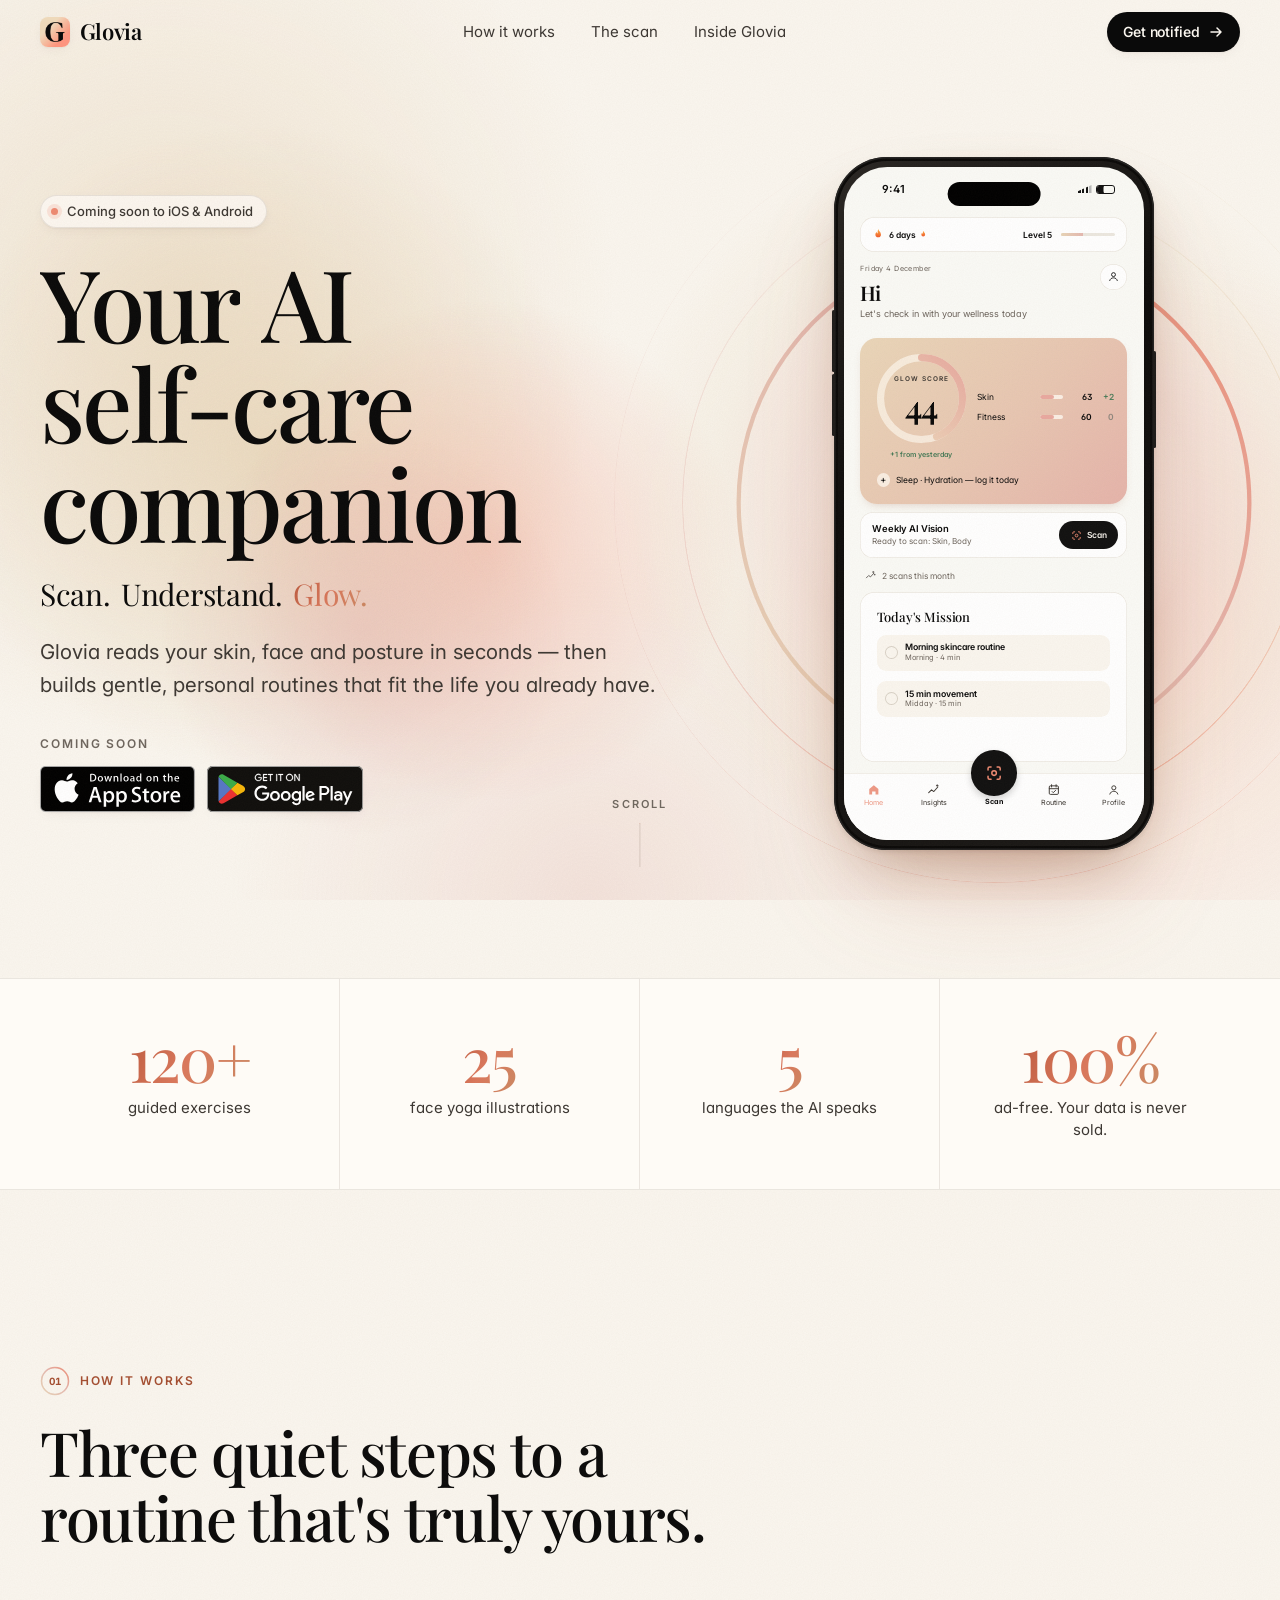
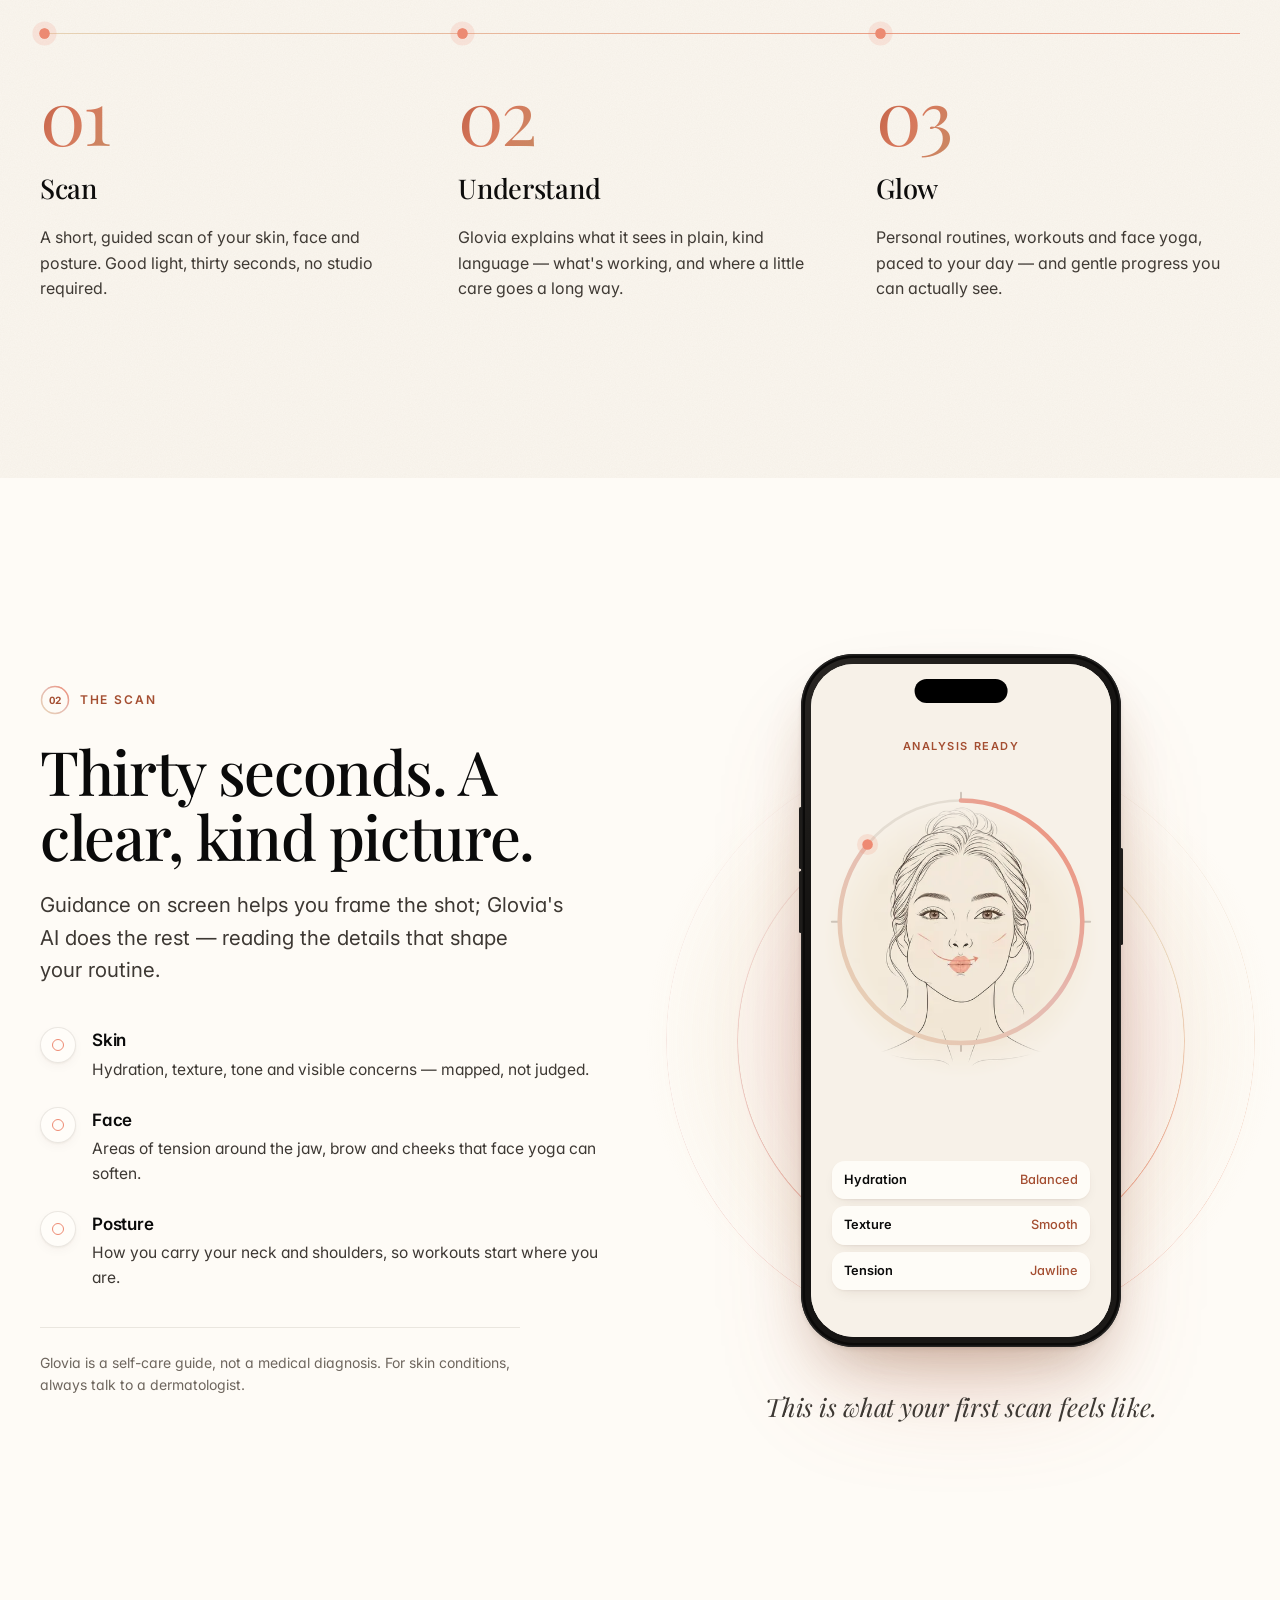
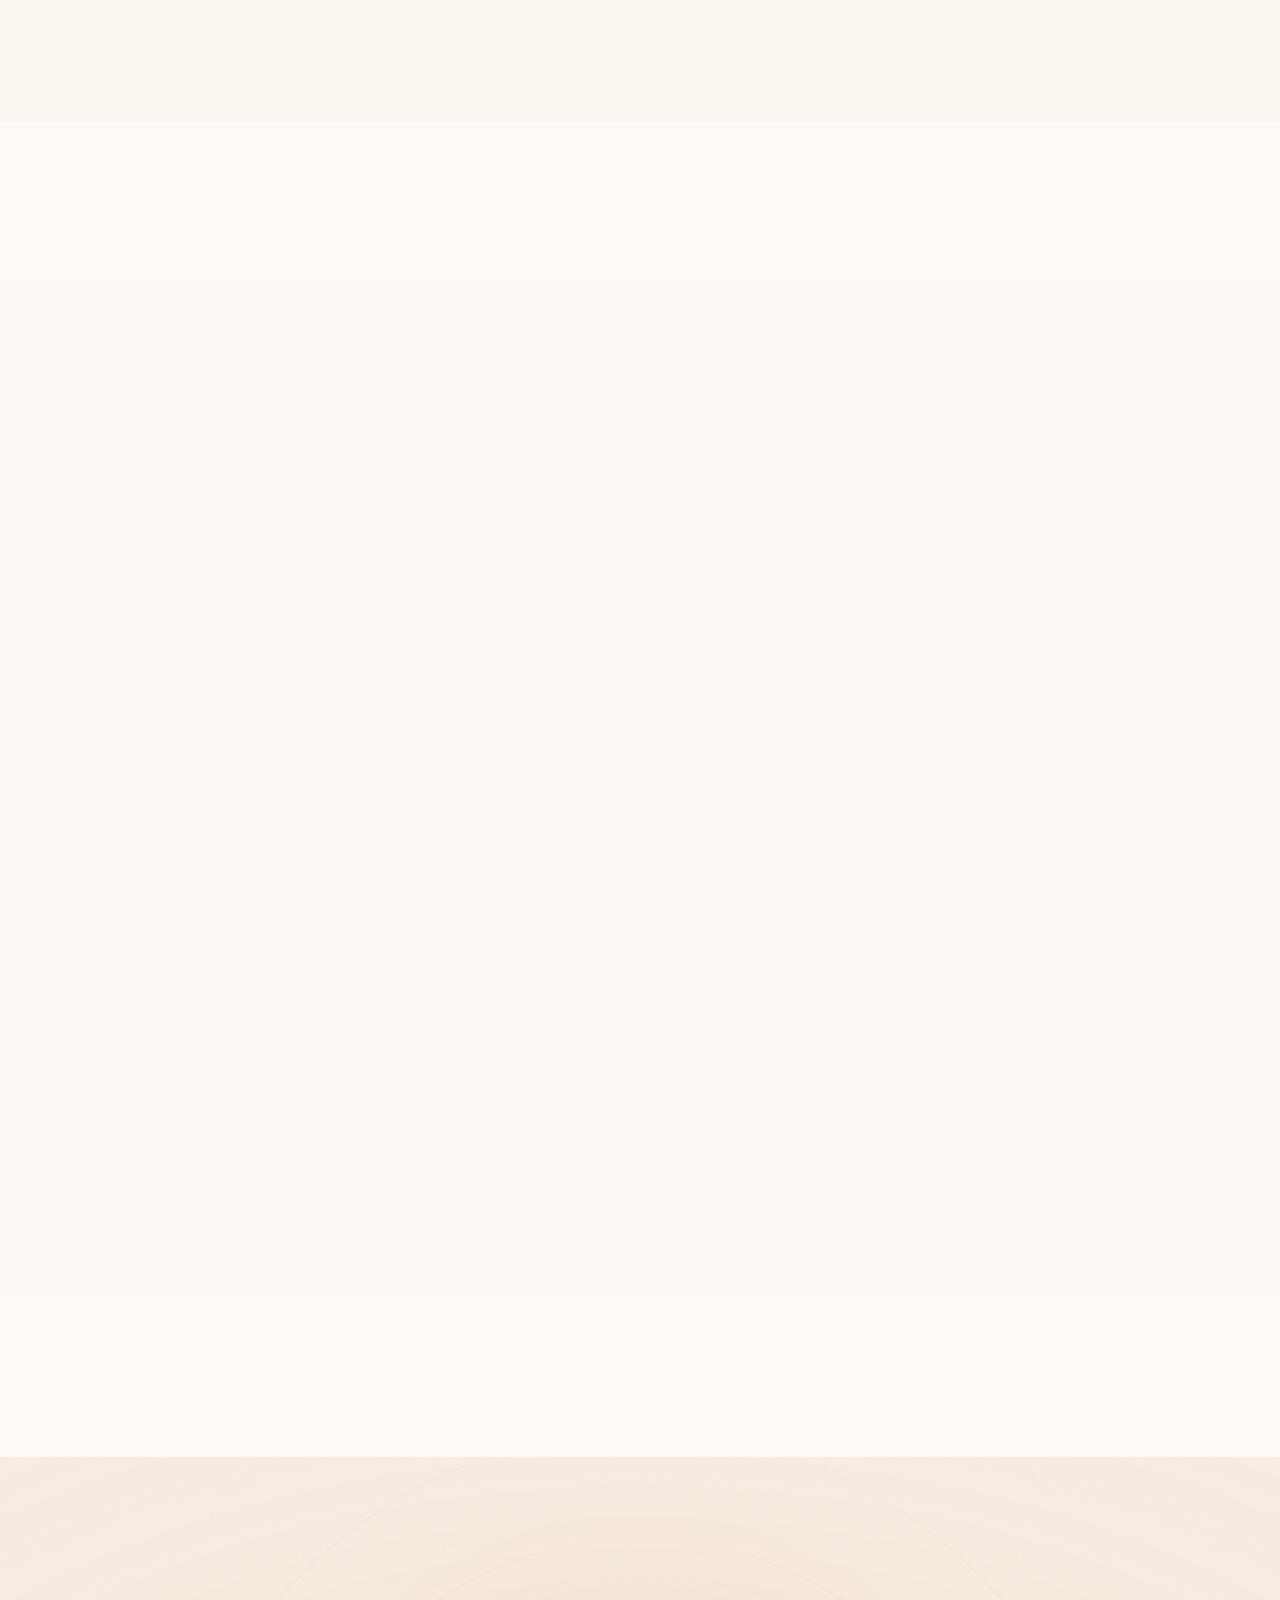
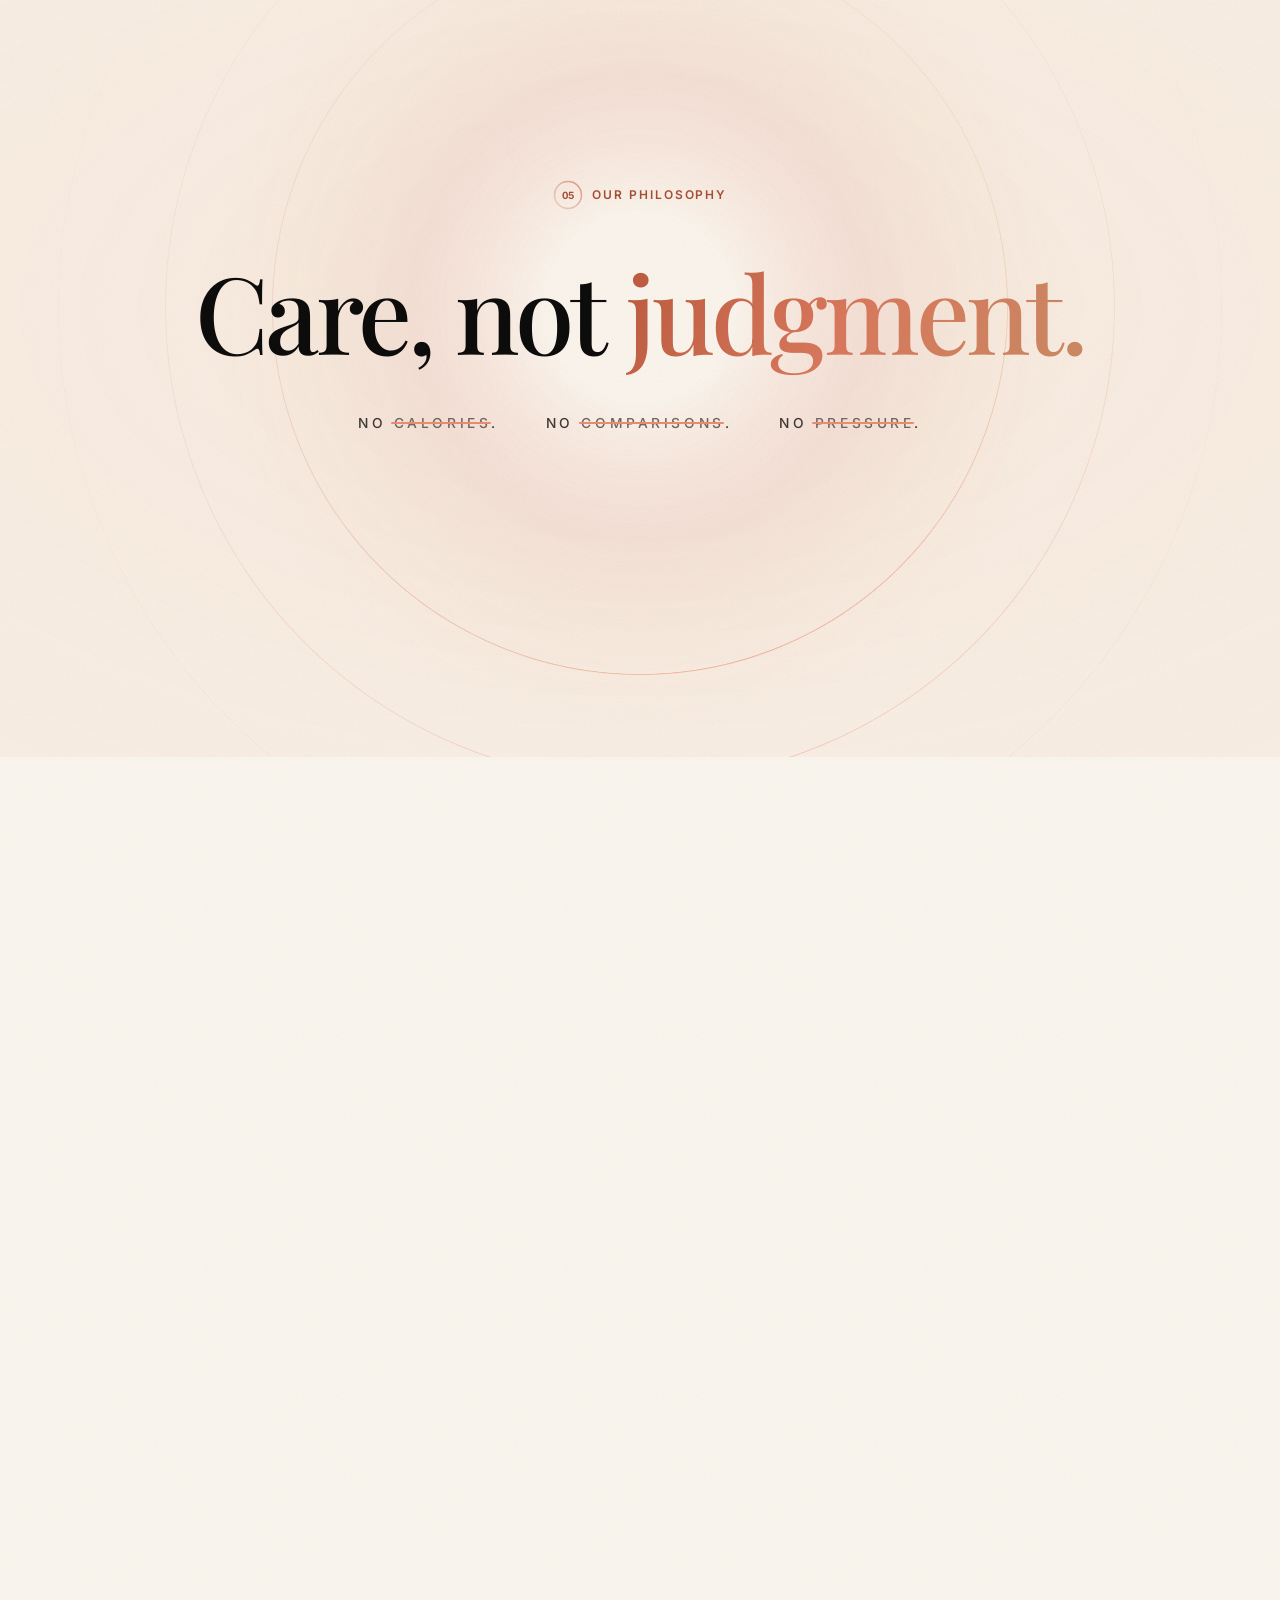
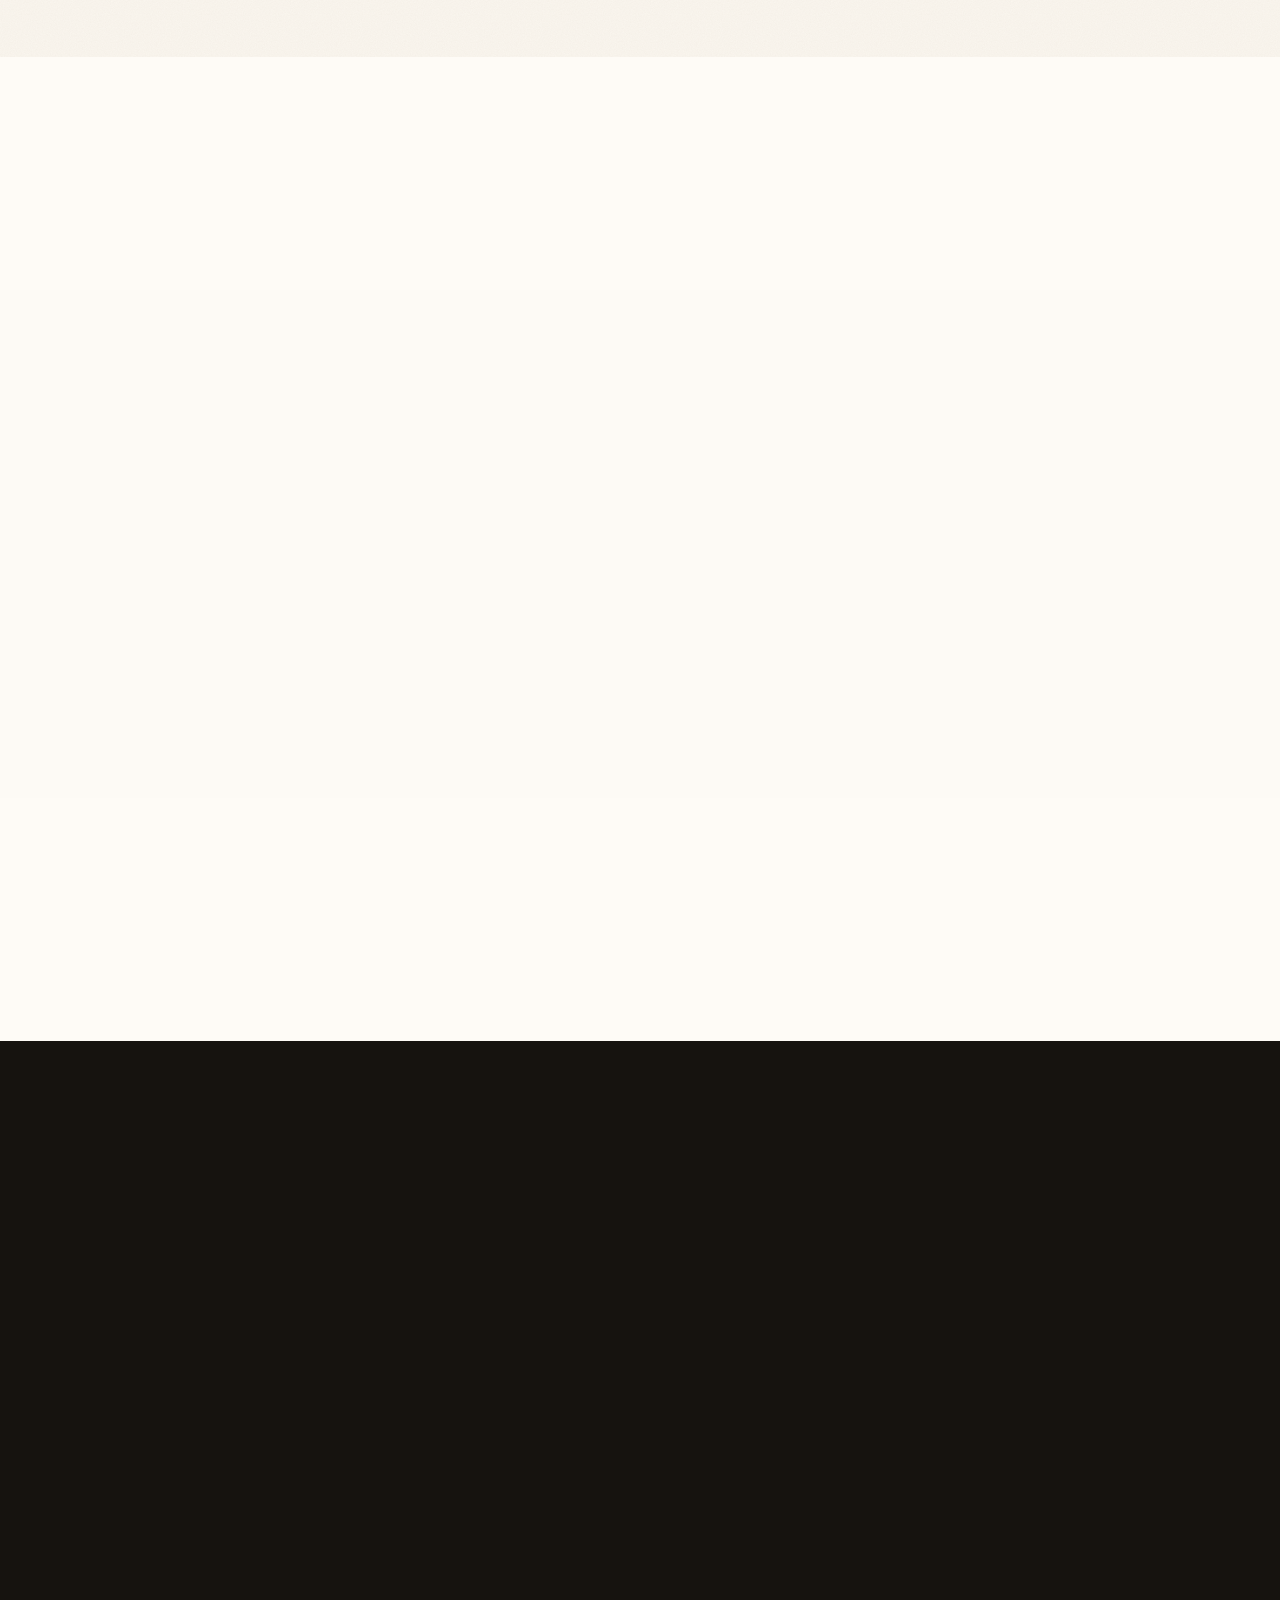
<file: index.html>
<!doctype html>
<html lang="en">
<head>
  <meta charset="utf-8">
  <meta name="viewport" content="width=device-width, initial-scale=1, viewport-fit=cover">
  <title>Glovia — Your AI self-care companion</title>
  <meta name="description" content="Glovia scans your skin, face and posture, then builds gentle, personal routines — skincare, workouts and face yoga. Care, not judgment.">
  <link rel="canonical" href="https://gloviawellness.com/">
  <meta name="theme-color" content="#FAF6EF">
  <meta name="color-scheme" content="light">

    <meta property="og:type" content="website">
  <meta property="og:site_name" content="Glovia">
  <meta property="og:title" content="Glovia — Your AI self-care companion">
  <meta property="og:description" content="Scan. Understand. Glow. Personal routines for skin, face and posture — care, not judgment.">
  <meta property="og:url" content="https://gloviawellness.com/">
  <meta property="og:image" content="https://gloviawellness.com/assets/img/og-image.png">
  <meta property="og:image:width" content="1200">
  <meta property="og:image:height" content="630">
  <meta property="og:image:alt" content="Glovia — Care, not judgment.">
  <meta name="twitter:card" content="summary_large_image">
  <meta name="twitter:title" content="Glovia — Your AI self-care companion">
  <meta name="twitter:description" content="Scan. Understand. Glow. Personal routines for skin, face and posture.">
  <meta name="twitter:image" content="https://gloviawellness.com/assets/img/og-image.png">

  <link rel="icon" href="favicon.ico" sizes="any">
  <link rel="icon" type="image/png" sizes="192x192" href="assets/img/icon-192.png">
  <link rel="apple-touch-icon" href="apple-touch-icon.png">
  <link rel="manifest" href="site.webmanifest">

  <link rel="preload" href="assets/fonts/playfair-var.woff2" as="font" type="font/woff2" crossorigin>
  <link rel="preload" href="assets/fonts/inter-var.woff2" as="font" type="font/woff2" crossorigin>

  <script>document.documentElement.classList.add('js')</script>
  <style>@font-face{font-family:"Playfair Display";src:url("assets/fonts/playfair-var.woff2") format("woff2-variations"),url("assets/fonts/playfair-var.woff2") format("woff2");font-weight:400 900;font-style:normal;font-display:swap}@font-face{font-family:"Playfair Italic";src:url("assets/fonts/playfair-italic.woff2") format("woff2-variations"),url("assets/fonts/playfair-italic.woff2") format("woff2");font-weight:400 900;font-style:italic;font-display:swap}@font-face{font-family:"Inter";src:url("assets/fonts/inter-var.woff2") format("woff2-variations"),url("assets/fonts/inter-var.woff2") format("woff2");font-weight:100 900;font-style:normal;font-display:swap}:root{--cream:#FAF6EF;--cream-2:#F3ECE0;--paper:#FFFDF9;--line:rgba(64,44,28,.10);--line-strong:rgba(64,44,28,.16);--ink:#0A0A0A;--ink-2:#3D3833;--muted:#6E665E;--peach:#E8D5B7;--rose:#E5B8B0;--coral:#F4A08A;--coral-strong:#EE8A72;--accent-ink:#A44E31;--grad:linear-gradient(135deg,var(--peach) 0%,var(--rose) 55%,var(--coral) 100%);--grad-ink:linear-gradient(120deg,#B9583C 0%,#D9785C 50%,#C98A63 100%);--serif:"Playfair Display","Iowan Old Style",Georgia,"Times New Roman",serif;--serif-italic:"Playfair Italic","Playfair Display",Georgia,serif;--sans:"Inter",ui-sans-serif,system-ui,-apple-system,"Segoe UI",Roboto,sans-serif;--fs-hero:clamp(2.875rem,1.35rem + 6.2vw,6.25rem);--fs-philo:clamp(3rem,.6rem + 7.6vw,8.5rem);--fs-h2:clamp(2.125rem,1.35rem + 3.1vw,4.25rem);--fs-h3:clamp(1.375rem,1.22rem + .6vw,1.75rem);--fs-num:clamp(3rem,2.2rem + 3.2vw,5rem);--fs-stat:clamp(2.5rem,1.8rem + 2.6vw,4.25rem);--fs-lead:clamp(1.0625rem,1rem + .35vw,1.3125rem);--fs-body:1rem;--fs-small:.875rem;--fs-eyebrow:.75rem;--gutter:clamp(1rem,.5rem + 2.5vw,2.5rem);--section:clamp(5.5rem,3rem + 10vw,11rem);--maxw:1200px;--shadow-1:0 1px 2px rgba(70,44,24,.05),0 4px 14px -4px rgba(70,44,24,.07);--shadow-2:0 2px 6px rgba(70,44,24,.05),0 28px 56px -18px rgba(120,66,36,.24);--ease-out:cubic-bezier(.16,1,.3,1);--ease-soft:cubic-bezier(.22,.61,.36,1);--ease-io:cubic-bezier(.65,0,.35,1);--dur-hover:220ms;--radius:28px;--nav-h:64px;--noise:url("data:image/svg+xml,%3Csvg xmlns='http://www.w3.org/2000/svg' width='180' height='180'%3E%3Cfilter id='n'%3E%3CfeTurbulence type='fractalNoise' baseFrequency='.85' numOctaves='3' stitchTiles='stitch'/%3E%3CfeColorMatrix values='0 0 0 0 .3 0 0 0 0 .2 0 0 0 0 .12 0 0 0 .9 0'/%3E%3C/filter%3E%3Crect width='100%25' height='100%25' filter='url(%23n)'/%3E%3C/svg%3E");color-scheme:light}*,*::before,*::after{box-sizing:border-box}html{-webkit-text-size-adjust:100%;text-size-adjust:100%;scroll-padding-top:calc(var(--nav-h) + 16px)}@media (prefers-reduced-motion:no-preference){html:not(.js){scroll-behavior:smooth}}body{margin:0;background:var(--cream);color:var(--ink);font-family:var(--sans);font-size:var(--fs-body);line-height:1.6;font-optical-sizing:auto;font-feature-settings:"cv11","ss01";-webkit-font-smoothing:antialiased;-moz-osx-font-smoothing:grayscale;text-rendering:optimizeLegibility;overflow-x:clip}img,svg{display:block;max-width:100%}a{color:inherit;text-decoration:none}p{margin:0}h1,h2,h3{margin:0;font-weight:inherit}ul,ol{margin:0;padding:0;list-style:none}button{font:inherit;color:inherit}::selection{background:#F7B9A6;color:var(--ink)}:focus-visible{outline:2px solid var(--accent-ink);outline-offset:3px;border-radius:6px}.skip{position:absolute;left:16px;top:-60px;z-index:100;background:var(--ink);color:var(--cream);padding:10px 16px;border-radius:999px;font-size:var(--fs-small);transition:top .2s var(--ease-out)}.skip:focus{top:12px}.container{width:100%;max-width:calc(var(--maxw) + var(--gutter) * 2);margin-inline:auto;padding-inline:var(--gutter)}.section{padding-block:var(--section);position:relative}.bg-cream{background:transparent}.bg-paper{background:rgba(255,253,249,.72)}.grain{position:relative;isolation:isolate}.grain::after{content:"";position:absolute;inset:0;z-index:3;pointer-events:none;background-image:var(--noise);background-size:180px;opacity:.055}.eyebrow{display:inline-flex;align-items:center;gap:.6rem;font-size:var(--fs-eyebrow);font-weight:600;letter-spacing:.16em;text-transform:uppercase;color:var(--accent-ink)}.eyebrow::before{content:"";width:18px;height:1px;background:currentColor;opacity:.6}.h2{font-family:var(--serif);font-size:var(--fs-h2);font-weight:500;line-height:1.06;letter-spacing:-.022em;text-wrap:balance}.h3{font-family:var(--serif);font-size:var(--fs-h3);font-weight:500;line-height:1.2;letter-spacing:-.01em}.lead{font-size:var(--fs-lead);line-height:1.6;color:var(--ink-2);max-width:34em;text-wrap:pretty}.grad-text{background:var(--grad-ink);-webkit-background-clip:text;background-clip:text;color:transparent}.section-head{display:grid;gap:1.25rem;max-width:46rem}.section-head .h2{margin-top:.25rem}.section-head--center{margin-inline:auto;text-align:center;justify-items:center}.btn{--bg:var(--ink);--fg:var(--cream);display:inline-flex;align-items:center;justify-content:center;gap:.5rem;min-height:44px;padding:.7rem 1.25rem;border:0;border-radius:999px;background:var(--bg);color:var(--fg);font-size:.9375rem;font-weight:550;letter-spacing:-.005em;box-shadow:var(--shadow-1);cursor:pointer;transition:transform var(--dur-hover) var(--ease-soft),box-shadow var(--dur-hover) var(--ease-soft)}.btn:hover{transform:scale(1.02);box-shadow:var(--shadow-2)}.btn:active{transform:scale(.99)}.btn svg{width:16px;height:16px;transition:transform var(--dur-hover) var(--ease-soft)}.btn:hover svg{transform:translateX(2px)}.btn--sm{min-height:40px;padding:.5rem 1rem;font-size:.875rem}.nav{position:fixed;inset:0 0 auto 0;z-index:50;height:var(--nav-h);transition:background-color .35s var(--ease-soft),box-shadow .35s var(--ease-soft)}.nav.is-scrolled{background:rgba(250,246,239,.72);-webkit-backdrop-filter:saturate(180%) blur(18px);backdrop-filter:saturate(180%) blur(18px);box-shadow:0 1px 0 var(--line)}@supports not ((backdrop-filter:blur(1px)) or (-webkit-backdrop-filter:blur(1px))){.nav.is-scrolled{background:rgba(250,246,239,.96)}}.nav__inner{height:100%;display:flex;align-items:center;justify-content:space-between;gap:1.5rem}.brand{display:inline-flex;align-items:center;gap:.6rem;font-family:var(--serif);font-size:1.375rem;font-weight:600;letter-spacing:-.015em}.brand img{width:30px;height:30px;border-radius:8px;box-shadow:var(--shadow-1)}.nav__links{display:none;gap:2.25rem;font-size:.9375rem;color:var(--ink-2)}.nav__links a{position:relative;padding-block:.5rem;transition:color var(--dur-hover) var(--ease-soft)}.nav__links a::after{content:"";position:absolute;left:0;right:0;bottom:.2rem;height:1px;background:currentColor;transform:scaleX(0);transform-origin:right;transition:transform .35s var(--ease-out)}.nav__links a:hover{color:var(--ink)}.nav__links a:hover::after{transform:scaleX(1);transform-origin:left}@media (min-width:820px){.nav__links{display:flex}}.aura{position:absolute;pointer-events:none;width:var(--size,760px);aspect-ratio:1;left:var(--x,50%);top:var(--y,50%);transform:translate(-50%,-50%);display:grid;place-items:center}.aura__glow{position:absolute;inset:-10%;border-radius:50%;background:radial-gradient(closest-side,rgba(250,246,239,.95) 18%,rgba(250,246,239,0) 44%),radial-gradient(closest-side,rgba(244,160,138,.34) 8%,rgba(229,184,176,.26) 40%,rgba(232,213,183,.14) 62%,rgba(250,246,239,0) 82%)}.ring{position:absolute;width:var(--r,100%);aspect-ratio:1;border-radius:50%;background:conic-gradient(from 0deg,rgba(232,213,183,0) 0deg,rgba(232,213,183,.9) 70deg,rgba(238,138,114,.95) 160deg,rgba(229,184,176,.8) 250deg,rgba(232,213,183,0) 360deg);-webkit-mask:radial-gradient(farthest-side,transparent calc(100% - var(--w,1.5px)),#000 calc(100% - var(--w,1.5px) + .5px));mask:radial-gradient(farthest-side,transparent calc(100% - var(--w,1.5px)),#000 calc(100% - var(--w,1.5px) + .5px));opacity:var(--o,.9);animation:spin var(--t,48s) linear infinite}.ring:nth-child(3){animation-direction:reverse}@keyframes spin{to{transform:rotate(360deg)}}.hero{position:relative;padding-top:calc(var(--nav-h) + clamp(2.5rem,1rem + 6vw,6rem));padding-bottom:clamp(4.5rem,2rem + 8vw,8rem);overflow:clip}.breath{position:absolute;z-index:0;pointer-events:none;width:min(1100px,190vw);aspect-ratio:1;left:50%;top:34%;transform:translate(-50%,-50%)}.breath span{position:absolute;inset:0;border-radius:50%;will-change:transform,opacity}.breath span:nth-child(1){background:radial-gradient(closest-side,rgba(232,213,183,.75),rgba(232,213,183,0) 70%);transform:translate(-12%,-4%) scale(.9)}.breath span:nth-child(2){background:radial-gradient(closest-side,rgba(244,160,138,.42),rgba(244,160,138,0) 68%);transform:translate(10%,6%) scale(.72)}.breath span:nth-child(3){background:radial-gradient(closest-side,rgba(229,184,176,.5),rgba(229,184,176,0) 66%);transform:translate(-2%,14%) scale(.6)}.hero__grid{position:relative;z-index:1;display:grid;gap:clamp(3.5rem,2rem + 4vw,5rem);align-items:center;text-align:center;justify-items:center}.hero__copy{position:relative;z-index:2;display:grid;gap:1.5rem;justify-items:center;max-width:40rem}.pill{display:inline-flex;align-items:center;gap:.55rem;padding:.4rem .85rem .4rem .7rem;border-radius:999px;background:rgba(255,253,249,.7);box-shadow:inset 0 0 0 1px var(--line),var(--shadow-1);font-size:.8125rem;font-weight:500;color:var(--ink-2)}.pill__dot{width:7px;height:7px;border-radius:50%;background:var(--coral-strong);box-shadow:0 0 0 4px rgba(238,138,114,.18)}.hero__title{font-family:var(--serif);font-size:var(--fs-hero);font-weight:500;line-height:1.0;letter-spacing:-.03em;text-wrap:balance}.w{display:inline-block;overflow:clip;padding-bottom:.12em;margin-bottom:-.12em;vertical-align:top}.w>span{display:inline-block}.hero__tagline{font-family:var(--serif);font-size:clamp(1.375rem,1.15rem + 1vw,1.875rem);letter-spacing:-.01em;line-height:1.2}.hero__tagline span + span{margin-left:.35em}.hero .lead{margin-inline:auto}.stores{display:grid;gap:.85rem;justify-items:center;margin-top:.5rem}.stores__label{font-size:var(--fs-eyebrow);font-weight:600;letter-spacing:.16em;text-transform:uppercase;color:var(--muted)}.stores__row{display:flex;gap:.75rem;flex-wrap:wrap;justify-content:center}.badge{display:block;border-radius:10px;box-shadow:var(--shadow-1);cursor:default;transition:transform var(--dur-hover) var(--ease-soft),box-shadow var(--dur-hover) var(--ease-soft)}.badge img{height:46px;width:auto}.badge:hover{transform:scale(1.02);box-shadow:var(--shadow-2)}.hero__visual{position:relative;display:grid;place-items:center;width:100%}.hero__visual .aura{--size:min(760px,150vw)}.parallax{position:relative;z-index:1;will-change:transform}.scroll-cue{display:none}@media (min-width:980px){.hero{min-height:max(100svh,760px);display:grid;align-items:center}.hero__grid{grid-template-columns:1.12fr .88fr;text-align:left;justify-items:start}.hero__copy{justify-items:start}.hero .lead{margin-inline:0}.stores{justify-items:start}.stores__row{justify-content:flex-start}.breath{left:30%;top:50%;width:min(1100px,80vw)}.scroll-cue{position:absolute;left:50%;top:calc(100svh - 104px);z-index:2;display:grid;justify-items:center;gap:.6rem;transform:translateX(-50%);font-size:.6875rem;font-weight:600;letter-spacing:.2em;text-transform:uppercase;color:var(--muted);transition:opacity .5s var(--ease-soft)}.scroll-cue__line{position:relative;width:1px;height:44px;background:var(--line-strong);overflow:hidden}.scroll-cue__line::after{content:"";position:absolute;left:0;top:0;width:1px;height:40%;background:linear-gradient(transparent,var(--coral-strong));transform:translateY(-100%)}.is-scrolled-page .scroll-cue{opacity:0}}.phone{--pw:clamp(250px,64vw,320px);position:relative;z-index:1;width:var(--pw);aspect-ratio:9 / 19.5;padding:calc(var(--pw) * .032);border-radius:calc(var(--pw) * .165);background:linear-gradient(145deg,#2A2724 0%,#0D0C0B 40%,#1C1A18 100%);box-shadow:inset 0 0 0 1.5px rgba(255,255,255,.10),inset 0 0 0 4px #0B0A09,0 2px 4px rgba(40,24,12,.10),0 30px 60px -20px rgba(110,60,30,.35),0 60px 120px -40px rgba(200,110,80,.30)}.phone::before,.phone::after{content:"";position:absolute;width:3px;border-radius:2px;background:#1E1C1A}.phone::before{left:-2px;top:22%;height:9%;box-shadow:0 calc(var(--pw) * .2) 0 #1E1C1A}.phone::after{right:-2px;top:28%;height:14%}.phone__screen{position:relative;height:100%;overflow:hidden;border-radius:calc(var(--pw) * .135);background:var(--cream);isolation:isolate}.phone__island{position:absolute;z-index:6;top:2.2%;left:50%;transform:translateX(-50%);width:31%;height:3.6%;border-radius:999px;background:#000}.phone__shot{position:absolute;inset:0;width:100%;height:100%;object-fit:cover;z-index:5}.ui{position:absolute;inset:0;padding:15% 7.5% 7%;display:flex;flex-direction:column;gap:4.5%;font-size:calc(var(--pw) * .041);line-height:1.35;color:var(--ink)}.ui__status{position:absolute;top:2.6%;left:9%;right:9%;display:flex;justify-content:space-between;align-items:center;font-size:.82em;font-weight:600}.ui__status i{display:inline-block;width:1.6em;height:.75em;border-radius:3px;border:1.5px solid currentColor;opacity:.85}.ui__hello{color:var(--muted);font-size:.9em}.ui__title{font-family:var(--serif);font-size:1.75em;line-height:1.1;letter-spacing:-.02em;font-weight:500}.ui__score{position:relative;align-self:center;width:64%;aspect-ratio:1;border-radius:50%;display:grid;place-items:center;text-align:center;background:conic-gradient(from -90deg,var(--peach) 0%,var(--rose) 45%,var(--coral-strong) 82%,rgba(64,44,28,.08) 82% 100%);margin-block:2%}.ui__score::before{content:"";position:absolute;inset:7%;border-radius:50%;background:radial-gradient(circle at 50% 35%,#FFFDF9,var(--cream));box-shadow:inset 0 1px 6px rgba(70,44,24,.06)}.ui__score b{position:relative;display:block;font-family:var(--serif);font-weight:500;font-size:3em;line-height:1;letter-spacing:-.03em}.ui__score small{position:relative;display:block;font-size:.78em;color:var(--muted);letter-spacing:.08em;text-transform:uppercase;margin-top:.3em}.ui__card{display:flex;align-items:center;gap:.8em;padding:.85em .95em;border-radius:1.1em;background:#FFFDF9;box-shadow:0 1px 2px rgba(70,44,24,.05),0 6px 16px -8px rgba(70,44,24,.14)}.ui__ic{width:2.2em;height:2.2em;border-radius:.7em;display:grid;place-items:center;background:var(--grad);flex:none}.ui__ic svg{width:1.15em;height:1.15em}.ui__card div{flex:1;min-width:0}.ui__card strong{display:block;font-weight:600;font-size:.95em}.ui__card span{display:block;color:var(--muted);font-size:.82em}.ui__check{width:1.4em;height:1.4em;border-radius:50%;border:1.5px solid var(--line-strong);flex:none}.ui__check.is-done{background:var(--ink);border-color:var(--ink);position:relative}.ui__check.is-done::after{content:"";position:absolute;left:33%;top:18%;width:30%;height:50%;border:solid var(--cream);border-width:0 1.5px 1.5px 0;transform:rotate(45deg)}.ui__nav{margin-top:auto;display:flex;justify-content:space-around;align-items:center;padding:.8em 1em;border-radius:999px;background:rgba(255,253,249,.9);box-shadow:0 1px 2px rgba(70,44,24,.05),0 6px 16px -8px rgba(70,44,24,.14)}.ui__nav i{width:.5em;height:.5em;border-radius:50%;background:var(--line-strong)}.ui__nav i:first-child{width:1.6em;border-radius:999px;background:var(--ink)}.stats{background:rgba(255,253,249,.72);border-block:1px solid var(--line)}.stats__grid{display:grid;grid-template-columns:1fr 1fr}.stat{padding:clamp(2rem,1.4rem + 2vw,3.25rem) clamp(.75rem,.4rem + 1.5vw,2rem);display:grid;gap:.5rem;align-content:start;text-align:center;justify-items:center}.stat:nth-child(odd){border-right:1px solid var(--line)}.stat:nth-child(-n+2){border-bottom:1px solid var(--line)}.stat__num{font-family:var(--serif);font-size:var(--fs-stat);font-weight:500;line-height:1;letter-spacing:-.03em;font-variant-numeric:lining-nums tabular-nums}.stat__label{font-size:.9375rem;color:var(--ink-2);max-width:14rem;line-height:1.45}@media (min-width:820px){.stats__grid{grid-template-columns:repeat(4,1fr)}.stat{border-bottom:0 !important}.stat:not(:last-child){border-right:1px solid var(--line)}}.steps{position:relative;margin-top:clamp(3.5rem,2rem + 4vw,6rem);display:grid;gap:3rem;padding-left:2.25rem}.steps__track{position:absolute;left:4px;top:.5rem;bottom:0;width:1px;background:var(--line-strong)}.steps__fill{position:absolute;inset:0;background:linear-gradient(180deg,var(--peach),var(--coral-strong));transform-origin:top;transform:scaleY(var(--p,1))}.step{position:relative;display:grid;gap:.9rem;align-content:start}.step__node{position:absolute;left:-2.25rem;top:.35rem;width:9px;height:9px;border-radius:50%;background:var(--paper);box-shadow:inset 0 0 0 1.5px var(--line-strong);transition:background-color .4s var(--ease-soft),box-shadow .4s var(--ease-soft),transform .5s var(--ease-out)}.step.is-lit .step__node,html:not(.js) .step__node{background:var(--coral-strong);box-shadow:inset 0 0 0 1.5px var(--coral-strong),0 0 0 6px rgba(238,138,114,.16);transform:scale(1.15)}.step__num{font-family:var(--serif);font-size:var(--fs-num);font-weight:400;line-height:1;letter-spacing:-.04em;font-variant-numeric:lining-nums}.step__num .grad-text{padding-right:.04em}.step__title{font-family:var(--serif);font-size:var(--fs-h3);font-weight:500;letter-spacing:-.01em}.step p{color:var(--ink-2);max-width:22rem}@media (min-width:820px){.steps{grid-template-columns:repeat(3,1fr);gap:clamp(2rem,1rem + 3vw,4rem);padding-left:0;padding-top:2.75rem}.steps__track{left:0;right:0;top:0;bottom:auto;width:auto;height:1px}.steps__fill{background:linear-gradient(90deg,var(--peach),var(--coral-strong));transform-origin:left;transform:scaleX(var(--p,1))}.step__node{left:0;top:calc(-2.75rem - 4px)}}.split{display:grid;gap:clamp(3.5rem,2rem + 4vw,6rem);align-items:center}.split__visual{position:relative;display:grid;place-items:center;min-height:600px}.split__visual .aura{--size:min(640px,130vw)}.points{display:grid;gap:1.5rem;margin-top:2.5rem}.point{display:grid;grid-template-columns:2.25rem 1fr;gap:1rem;align-items:start}.point__mark{width:2.25rem;height:2.25rem;border-radius:50%;display:grid;place-items:center;background:var(--paper);box-shadow:inset 0 0 0 1px var(--line),var(--shadow-1)}.point__mark::before{content:"";width:12px;height:12px;border-radius:50%;border:1.5px solid var(--coral-strong)}.point h3{font-size:1.0625rem;font-weight:600;letter-spacing:-.01em;margin-bottom:.2rem}.point p{color:var(--ink-2);font-size:.975rem}.note{margin-top:2.25rem;padding-top:1.5rem;border-top:1px solid var(--line);font-size:var(--fs-small);color:var(--muted);max-width:30rem}@media (min-width:980px){.split{grid-template-columns:1fr 1fr}.split__visual{min-height:720px}}.scan-ui{position:absolute;inset:0;background:#F7F1E8;font-size:calc(var(--pw) * .04)}.scan-ui__face{position:absolute;top:20.5%;left:50%;width:92%;max-width:none;height:auto;transform:translateX(-50%);mix-blend-mode:multiply;-webkit-mask-image:radial-gradient(closest-side,#000 70%,transparent 100%);mask-image:radial-gradient(closest-side,#000 70%,transparent 100%)}.scan-ring{position:absolute;top:18.7%;left:50%;width:88%;transform:translateX(-50%);overflow:visible}.scan-ring__track{stroke:rgba(64,44,28,.10)}.scan-ring__arc{stroke-dasharray:100;stroke-dashoffset:var(--arc,14)}.scan-ring__tick{stroke:rgba(64,44,28,.22)}.scan-ring__head{opacity:1}.scan-beam{position:absolute;left:0;right:0;top:0;height:2px;z-index:2;background:linear-gradient(90deg,transparent,var(--coral-strong) 20%,#F7B9A6 50%,var(--coral-strong) 80%,transparent);box-shadow:0 0 12px 2px rgba(238,138,114,.55),0 -24px 32px -8px rgba(244,160,138,.22);opacity:0}.scan-ui__label{position:absolute;top:11%;left:0;right:0;height:1.4em;text-align:center;font-size:.86em;font-weight:600;letter-spacing:.14em;text-transform:uppercase;color:var(--ink-2)}.scan-ui__label span{position:absolute;inset:0;transition:opacity .5s var(--ease-soft),transform .5s var(--ease-out)}.scan-ui__label .is-done{color:var(--accent-ink)}.scan-ui__chips{position:absolute;left:7%;right:7%;bottom:7%;display:grid;gap:.55em}.chip{display:flex;justify-content:space-between;align-items:center;padding:.7em .95em;border-radius:1em;background:rgba(255,253,249,.92);box-shadow:0 1px 2px rgba(70,44,24,.05),0 6px 16px -8px rgba(70,44,24,.16)}.chip strong{font-weight:600}.chip span{color:var(--accent-ink);font-weight:500}.scan-ui__label .is-scanning{opacity:0}.inside{overflow:clip}.inside__blobs{position:absolute;inset:0;pointer-events:none;z-index:0}.inside__blobs span{position:absolute;border-radius:50%}.inside__blobs span:nth-child(1){width:720px;height:720px;left:-180px;top:22%;background:radial-gradient(closest-side,rgba(244,160,138,.35),transparent 70%)}.inside__blobs span:nth-child(2){width:820px;height:820px;right:-240px;top:46%;background:radial-gradient(closest-side,rgba(232,213,183,.7),transparent 70%)}.inside__blobs span:nth-child(3){width:520px;height:520px;left:40%;bottom:-160px;background:radial-gradient(closest-side,rgba(229,184,176,.45),transparent 70%)}.inside .container{position:relative;z-index:1}.bento{margin-top:clamp(3rem,2rem + 3vw,5rem);display:grid;gap:1.25rem}.card{position:relative;overflow:hidden;display:flex;flex-direction:column;border-radius:var(--radius);background:rgba(255,253,249,.52);-webkit-backdrop-filter:blur(22px) saturate(140%);backdrop-filter:blur(22px) saturate(140%);box-shadow:inset 0 0 0 1px rgba(255,255,255,.75),inset 0 1px 0 rgba(255,255,255,.9),0 0 0 1px var(--line),var(--shadow-1);transition:transform var(--dur-hover) var(--ease-soft),box-shadow var(--dur-hover) var(--ease-soft)}.card:hover{transform:translateY(-6px);box-shadow:inset 0 0 0 1px rgba(255,255,255,.75),inset 0 1px 0 rgba(255,255,255,.9),0 0 0 1px var(--line),var(--shadow-2)}.card__body{padding:clamp(1.5rem,1.1rem + 1.4vw,2.25rem);display:grid;gap:.6rem}.card__top{display:flex;align-items:center;gap:.9rem;margin-bottom:.35rem}.card__icon{position:relative;width:52px;height:52px;border-radius:50%;flex:none;display:grid;place-items:center;background:rgba(255,253,249,.8);box-shadow:inset 0 0 0 1px rgba(255,255,255,.9),0 0 0 1px var(--line),var(--shadow-1);transition:transform .35s var(--ease-out)}.card__icon svg{width:36px;height:36px}.card:hover .card__icon{transform:scale(1.08)}.card__tag{font-size:var(--fs-eyebrow);font-weight:600;letter-spacing:.16em;text-transform:uppercase;color:var(--accent-ink)}.card p{color:var(--ink-2);max-width:30rem}.card__media{position:relative;flex:1;min-height:220px}.card__media img{width:100%;height:100%;object-fit:cover;transition:transform .8s var(--ease-out)}.card:hover .card__media img{transform:scale(1.03)}.card--photo .card__media{order:-1;aspect-ratio:16 / 10;overflow:hidden}.card--yoga .card__media{display:grid;place-items:center;padding:0 1.5rem}.card--yoga .card__media img{width:min(74%,320px);height:auto;mix-blend-mode:multiply;-webkit-mask-image:radial-gradient(closest-side,#000 72%,transparent 100%);mask-image:radial-gradient(closest-side,#000 72%,transparent 100%)}.routine{display:grid;grid-template-columns:1fr 1fr;gap:.9rem;padding:0 clamp(1.5rem,1.1rem + 1.4vw,2.25rem) clamp(1.5rem,1.1rem + 1.4vw,2.25rem)}.routine__col{border-radius:20px;padding:1.1rem 1.1rem 1.25rem;background:var(--paper);box-shadow:var(--shadow-1)}.routine__col--pm{background:#1B1916;color:#F3ECE0}.routine__head{display:flex;align-items:center;gap:.5rem;font-weight:600;font-size:.9375rem;margin-bottom:.85rem}.routine__head svg{width:18px;height:18px}.routine__col li{display:flex;align-items:center;gap:.6rem;font-size:.875rem;padding-block:.42rem;border-top:1px solid var(--line)}.routine__col--pm li{border-color:rgba(243,236,224,.12)}.routine__col li::before{content:"";width:6px;height:6px;border-radius:50%;background:var(--coral-strong);flex:none}.routine__col--pm li::before{background:var(--peach)}.chart{padding:0 clamp(1.5rem,1.1rem + 1.4vw,2.25rem) clamp(1.5rem,1.1rem + 1.4vw,2.25rem)}.chart__panel{border-radius:20px;padding:1.25rem 1.25rem 1rem;background:var(--paper);box-shadow:var(--shadow-1)}.chart__top{display:flex;justify-content:space-between;align-items:baseline;margin-bottom:.75rem;font-size:.875rem;color:var(--muted)}.chart__top b{font-family:var(--serif);font-weight:500;font-size:2rem;color:var(--ink);letter-spacing:-.02em}.chart__top em{font-style:normal;color:var(--accent-ink);font-weight:600;margin-left:.4rem;font-size:.875rem}.chart svg{width:100%;height:auto;overflow:visible}.chart__line{stroke-dasharray:1;stroke-dashoffset:var(--dash,0);transition:stroke-dashoffset 1.8s var(--ease-out) .2s}.chart__x{display:flex;justify-content:space-between;font-size:.75rem;color:var(--muted);margin-top:.5rem}@media (min-width:820px){.bento{grid-template-columns:repeat(12,1fr);gap:1.5rem}.card--routines{grid-column:span 7}.card--workouts{grid-column:span 5}.card--yoga{grid-column:span 5}.card--progress{grid-column:span 7}}.philo{position:relative}.philo__stage{position:relative;min-height:100svh;display:grid;place-items:center;text-align:center;overflow:clip;padding-block:var(--section)}.philo .aura{--size:min(1100px,170vw);z-index:0;transform:translate(-50%,-50%) scale(var(--glow-s,1))}.philo .aura__glow{inset:6%}.philo__inner{position:relative;z-index:1;display:grid;gap:clamp(2rem,1.4rem + 2vw,3.25rem);justify-items:center}.philo__title{font-family:var(--serif);font-size:var(--fs-philo);font-weight:500;line-height:1;letter-spacing:-.035em}.philo__nots{display:flex;flex-wrap:wrap;justify-content:center;gap:.5rem clamp(1.25rem,.8rem + 2vw,2.75rem);font-size:clamp(.75rem,.7rem + .2vw,.875rem);font-weight:500;letter-spacing:.26em;text-transform:uppercase;color:var(--ink-2)}.faq__list{margin-top:clamp(2.5rem,1.8rem + 2.5vw,4rem);max-width:52rem;margin-inline:auto;border-top:1px solid var(--line-strong)}.faq__item{border-bottom:1px solid var(--line-strong)}.faq__q{margin:0}.faq__btn{width:100%;display:flex;align-items:center;justify-content:space-between;gap:1.5rem;padding:1.6rem 0;background:none;border:0;cursor:pointer;text-align:left;font-family:var(--serif);font-size:clamp(1.1875rem,1.05rem + .5vw,1.5rem);font-weight:500;letter-spacing:-.01em;transition:color var(--dur-hover) var(--ease-soft)}.faq__btn:hover{color:var(--accent-ink)}.faq__panel{display:grid;grid-template-rows:1fr;transition:grid-template-rows .5s var(--ease-out)}.faq__panel>div{overflow:hidden}.faq__panel p{padding:0 3.5rem 1.75rem 0;color:var(--ink-2);max-width:44rem;transition:opacity .4s var(--ease-soft),transform .5s var(--ease-out)}.faq__panel a{color:var(--accent-ink);text-decoration:underline;text-underline-offset:3px}.js .faq__panel[data-closed]{grid-template-rows:0fr}.js .faq__panel[data-closed] p{opacity:0;transform:translateY(-6px)}.cta{overflow:clip;text-align:center}.cta .aura{--size:min(900px,160vw);--y:58%}.cta__inner{position:relative;z-index:1;display:grid;gap:1.5rem;justify-items:center}.cta .h2{font-size:clamp(2.375rem,1.4rem + 3.8vw,5rem);max-width:14ch}.notify{margin-top:.75rem;width:100%;max-width:30rem;display:flex;gap:.5rem;padding:.375rem;border-radius:999px;background:rgba(255,253,249,.85);box-shadow:inset 0 0 0 1px var(--line-strong),var(--shadow-1);transition:box-shadow var(--dur-hover) var(--ease-soft)}.notify:focus-within{box-shadow:inset 0 0 0 1.5px var(--accent-ink),var(--shadow-2)}.notify input{flex:1;min-width:0;border:0;background:transparent;outline:none;padding:0 1rem;font:inherit;font-size:1rem;color:var(--ink)}.notify input::placeholder{color:var(--muted)}.notify .btn{flex:none}.cta__fine{font-size:var(--fs-small);color:var(--muted)}.cta .stores{margin-top:1.25rem}@media (max-width:480px){.notify{flex-direction:column;border-radius:24px;padding:.5rem}.notify input{min-height:48px;text-align:center}}.footer{position:relative;background:transparent;padding-block:clamp(3.5rem,2.5rem + 3vw,5.5rem) 2.5rem}.footer::before{content:"";position:absolute;left:0;right:0;top:0;height:1px;background:linear-gradient(90deg,rgba(232,213,183,0),var(--peach) 18%,var(--coral-strong) 50%,var(--rose) 82%,rgba(229,184,176,0));z-index:4}.footer__grid{display:grid;gap:2.75rem}.footer__brand{display:grid;gap:1rem;align-content:start;max-width:22rem}.footer__slogan{font-family:var(--serif);font-size:1.5rem;letter-spacing:-.015em;line-height:1.2}.footer__brand p:not(.footer__slogan){color:var(--muted);font-size:.9375rem}.footer h2{font-size:var(--fs-eyebrow);font-weight:600;letter-spacing:.16em;text-transform:uppercase;color:var(--muted);margin-bottom:1.1rem}.footer li + li{margin-top:.65rem}.footer__col a{font-size:.9375rem;color:var(--ink-2);background:linear-gradient(currentColor,currentColor) 0 100% / 0 1px no-repeat;transition:background-size .35s var(--ease-out),color var(--dur-hover);padding-bottom:2px}.footer__col a:hover{color:var(--ink);background-size:100% 1px}.footer__col address{font-style:normal;color:var(--muted);font-size:.9375rem;line-height:1.7}.footer__links{display:grid;grid-template-columns:1fr 1fr;gap:2rem}.footer__bottom{margin-top:clamp(3rem,2rem + 3vw,4.5rem);padding-top:1.5rem;border-top:1px solid var(--line);display:flex;flex-wrap:wrap;gap:.75rem 2rem;justify-content:space-between;font-size:.8125rem;color:var(--muted)}@media (min-width:820px){.footer__grid{grid-template-columns:1.3fr 1.2fr .9fr;gap:3rem}}.cursor-dot,.cursor-ring{position:fixed;left:0;top:0;z-index:90;pointer-events:none;border-radius:50%;opacity:0;transition:opacity .3s var(--ease-soft),width .3s var(--ease-out),height .3s var(--ease-out),margin .3s var(--ease-out),background-color .3s}.cursor-dot{width:6px;height:6px;margin:-3px 0 0 -3px;background:var(--coral-strong)}.cursor-ring{width:30px;height:30px;margin:-15px 0 0 -15px;box-shadow:inset 0 0 0 1px rgba(238,138,114,.55)}.has-cursor .cursor-dot,.has-cursor .cursor-ring{opacity:1}.cursor-hover .cursor-ring{width:48px;height:48px;margin:-24px 0 0 -24px;background:rgba(238,138,114,.10)}.cursor-hover .cursor-dot{opacity:0}@media (prefers-reduced-motion:no-preference){.breath span:nth-child(1){animation:breathe-a 9s ease-in-out infinite alternate}.breath span:nth-child(2){animation:breathe-b 10s ease-in-out infinite alternate}.breath span:nth-child(3){animation:breathe-c 8s ease-in-out infinite alternate}.hero__title .w>span{transform:translateY(108%);animation:rise .9s var(--ease-out) forwards;animation-delay:calc(380ms + var(--i,0) * 90ms)}.fade-in{opacity:0;transform:translateY(14px);animation:fade .8s var(--ease-out) forwards;animation-delay:var(--d,0ms)}.hero__visual .float{animation:phone-in 1s var(--ease-out) .1s both,float 7s ease-in-out 1.3s infinite alternate}.hero__visual .aura{animation:aura 2s var(--ease-out) .1s both}.scroll-cue__line::after{animation:cue 2.2s var(--ease-io) infinite}.scroll-cue{animation:cue-in 1s var(--ease-out) 1.6s both}.js [data-reveal]{opacity:0;transform:translateY(28px);transition:opacity 1s var(--ease-out),transform 1.1s var(--ease-out);transition-delay:var(--d,0ms)}.js [data-reveal].is-in{opacity:1;transform:none}.js .card[data-reveal].is-in{transition:opacity 1s var(--ease-out) var(--d,0ms),transform var(--dur-hover) var(--ease-soft),box-shadow var(--dur-hover) var(--ease-soft)}.js .card--progress:not(.is-in){--dash:1}.js .steps{--p:0}.js .scan-demo:not(.is-live){--arc:100}.js .scan-demo .scan-ring__arc{transition:stroke-dashoffset 2.2s var(--ease-io) .3s}.js .scan-demo .scan-ring__head{opacity:0;transition:opacity .5s var(--ease-soft) 2.3s}.js .scan-demo.is-live .scan-ring__head{opacity:1}.js .scan-demo .scan-beam{animation:beam 3.4s var(--ease-io) infinite;animation-play-state:paused}.js .scan-demo.is-live .scan-beam{animation-play-state:running}.js .scan-demo .chip{opacity:0;transform:translateY(10px);transition:opacity .6s var(--ease-soft),transform .7s var(--ease-out)}.js .scan-demo.is-live .chip{opacity:1;transform:none}.js .scan-demo.is-live .chip:nth-child(1){transition-delay:2.4s}.js .scan-demo.is-live .chip:nth-child(2){transition-delay:2.6s}.js .scan-demo.is-live .chip:nth-child(3){transition-delay:2.8s}.js .scan-demo .scan-ui__label .is-scanning{opacity:1}.js .scan-demo .scan-ui__label .is-done{opacity:0;transform:translateY(6px)}.js .scan-demo.is-live .scan-ui__label .is-scanning{opacity:0;transition-delay:2.4s}.js .scan-demo.is-live .scan-ui__label .is-done{opacity:1;transform:none;transition-delay:2.5s}}@keyframes rise{to{transform:none}}@keyframes fade{to{opacity:1;transform:none}}@keyframes phone-in{from{opacity:0;transform:translateY(48px) scale(.97)}to{opacity:1;transform:none}}@keyframes float{from{transform:translateY(0)}to{transform:translateY(-14px)}}@keyframes aura{from{opacity:0;transform:translate(-50%,-50%) scale(.9)}to{opacity:1;transform:translate(-50%,-50%) scale(1)}}@keyframes breathe-a{from{transform:translate(-12%,-4%) scale(.88);opacity:.75}to{transform:translate(-8%,-8%) scale(1.04);opacity:1}}@keyframes breathe-b{from{transform:translate(10%,6%) scale(.7);opacity:.65}to{transform:translate(4%,2%) scale(.86);opacity:1}}@keyframes breathe-c{from{transform:translate(-2%,14%) scale(.58);opacity:.9}to{transform:translate(6%,8%) scale(.74);opacity:.6}}@keyframes cue{0%{transform:translateY(-100%)}60%,100%{transform:translateY(260%)}}@keyframes beam{0%{top:8%;opacity:0}12%{opacity:1}50%{top:62%;opacity:1}62%,100%{top:70%;opacity:0}}@media (prefers-reduced-motion:reduce){*,*::before,*::after{animation-duration:.001ms !important;animation-iteration-count:1 !important;transition-duration:.001ms !important;transition-delay:0s !important}.ring{animation:none}.card:hover,.btn:hover,.badge:hover{transform:none}.card:hover .card__icon,.card:hover .card__media img{transform:none}}.ambient{position:fixed;inset:0;z-index:-1;pointer-events:none;overflow:hidden}.ambient span{position:absolute;border-radius:50%;will-change:transform}.ambient span:nth-child(1){width:70vmax;height:70vmax;left:-22vmax;top:-12vmax;background:radial-gradient(closest-side,rgba(232,213,183,.5),rgba(232,213,183,0))}.ambient span:nth-child(2){width:62vmax;height:62vmax;right:-20vmax;top:28vh;background:radial-gradient(closest-side,rgba(244,160,138,.22),rgba(244,160,138,0))}.ambient span:nth-child(3){width:56vmax;height:56vmax;left:18vw;bottom:-28vmax;background:radial-gradient(closest-side,rgba(229,184,176,.3),rgba(229,184,176,0))}.intro{display:none}.gring{position:absolute;width:70%;aspect-ratio:1;overflow:visible}.gring__track{stroke:rgba(64,44,28,.08)}.gring__arc{stroke-dasharray:100;stroke-dashoffset:7}.ui__score{background:none}.ui__score::before{inset:9%}.ui__ring{position:absolute;inset:0;width:100%;height:100%;transform:rotate(-90deg);overflow:visible}.ui__ring-track{stroke:rgba(64,44,28,.08)}.ui__ring-arc{stroke-dasharray:100;stroke-dashoffset:18}.progress-ring{position:fixed;z-index:40;right:max(16px,env(safe-area-inset-right));bottom:max(16px,env(safe-area-inset-bottom));width:52px;height:52px;border-radius:50%;display:grid;place-items:center;background:rgba(255,253,249,.8);-webkit-backdrop-filter:blur(12px);backdrop-filter:blur(12px);box-shadow:var(--shadow-1);font-family:var(--serif);font-size:1.125rem;font-weight:600;line-height:1;color:var(--ink);opacity:0;transform:translateY(10px) scale(.9);pointer-events:none;transition:opacity .4s var(--ease-soft),transform .5s var(--ease-out),box-shadow var(--dur-hover) var(--ease-soft)}.progress-ring.is-visible{opacity:1;transform:none;pointer-events:auto}.progress-ring.is-visible:hover{transform:scale(1.06);box-shadow:var(--shadow-2)}.progress-ring svg{position:absolute;inset:0;width:100%;height:100%;transform:rotate(-90deg);overflow:visible}.progress-ring__track{stroke:rgba(64,44,28,.10)}.progress-ring__arc{stroke-dasharray:100;stroke-dashoffset:100}.eyebrow--num::before{display:none}.sec-num{position:relative;width:30px;height:30px;flex:none;display:inline-grid;place-items:center;font-size:.625rem;font-weight:700;letter-spacing:0;font-variant-numeric:tabular-nums lining-nums}.sec-num svg{position:absolute;inset:0;width:100%;height:100%;transform:rotate(-90deg);overflow:visible}.sec-num__track{stroke:rgba(164,78,49,.18)}.sec-num__fill{stroke-dasharray:100;stroke-dashoffset:0}.card__icon .icon-ring{position:absolute;inset:-7px;width:calc(100% + 14px);height:calc(100% + 14px);transform:rotate(-90deg);overflow:visible;pointer-events:none}.icon-ring circle{stroke:var(--coral-strong);stroke-width:1.3;stroke-linecap:round;stroke-dasharray:100;stroke-dashoffset:100;transition:stroke-dashoffset .8s var(--ease-out)}.card:hover .icon-ring circle{stroke-dashoffset:0}.tilt{position:relative;z-index:1;will-change:transform}.phone__glare{position:absolute;inset:-40%;z-index:7;pointer-events:none;background:radial-gradient(circle at 50% 50%,rgba(255,255,255,.55),rgba(255,255,255,0) 40%);mix-blend-mode:soft-light;opacity:0;will-change:transform;transition:opacity .6s var(--ease-soft)}.tilt.is-active .phone__glare{opacity:1}.split__visual{grid-template-rows:auto auto;align-content:center}.scan-caption{position:relative;z-index:2;margin-top:2.5rem;font-family:var(--serif-italic);font-style:italic;font-weight:400;font-size:clamp(1.25rem,1.1rem + .6vw,1.625rem);letter-spacing:-.005em;color:var(--ink-2);text-align:center}.philo__warm{position:absolute;inset:0;z-index:0;pointer-events:none;background:radial-gradient(120% 90% at 50% 50%,rgba(244,176,146,.16),rgba(244,176,146,.06))}.philo__title .pw{display:inline-block}.philo__nots{display:flex;flex-wrap:wrap;justify-content:center;gap:.5rem clamp(1.5rem,1rem + 2.4vw,3.25rem);font-size:clamp(.75rem,.7rem + .2vw,.875rem);font-weight:500;letter-spacing:.26em;text-transform:uppercase;color:var(--ink-2)}.philo__nots s{position:relative;text-decoration:none;color:var(--muted)}.philo__nots s::after{content:"";position:absolute;left:-.2em;right:.05em;top:50%;height:1.5px;margin-top:-1px;background:var(--coral-strong);border-radius:1px;transform-origin:left center}@media (max-width:560px){.philo__nots{flex-direction:column;align-items:center}}.faq__icon{position:relative;width:38px;height:38px;flex:none;transition:transform .6s var(--ease-out)}.faq__icon svg{position:absolute;inset:0;width:100%;height:100%;transform:rotate(-90deg);overflow:visible}.faq__icon .t{stroke:var(--line-strong)}.faq__icon .a{stroke:var(--coral-strong);stroke-dasharray:100;stroke-dashoffset:78;transition:stroke-dashoffset .7s var(--ease-out)}.faq__icon::before,.faq__icon::after{content:"";position:absolute;left:50%;top:50%;width:11px;height:1.5px;border-radius:1px;background:currentColor;transform:translate(-50%,-50%);transition:transform .5s var(--ease-out)}.faq__icon::after{transform:translate(-50%,-50%) rotate(90deg)}.faq__btn:hover .faq__icon .a{stroke-dashoffset:50}.faq__btn[aria-expanded="true"] .faq__icon{transform:rotate(180deg)}.faq__btn[aria-expanded="true"] .faq__icon .a{stroke-dashoffset:0}.faq__btn[aria-expanded="true"] .faq__icon::after{transform:translate(-50%,-50%) rotate(0deg)}.invite{position:relative;isolation:isolate;overflow:clip;min-height:100svh;display:grid;place-items:center;text-align:center;padding-block:var(--section)}.invite .breath{left:50%;top:50%;width:min(1200px,210vw)}.invite__inner{position:relative;z-index:1;display:grid;gap:1.5rem;justify-items:center}.invite .h2{font-size:clamp(2.75rem,1.2rem + 5.4vw,6.5rem);max-width:15ch;line-height:1.02;letter-spacing:-.03em}.invite__line{font-family:var(--serif-italic);font-style:italic;font-weight:400;font-size:clamp(1.25rem,1.1rem + .7vw,1.75rem);line-height:1.35;color:var(--ink-2);max-width:28ch}.invite .stores{margin-top:1rem}.invite__notify{margin-top:2.25rem;display:grid;gap:.85rem;justify-items:center;width:100%}.invite__ask{font-size:var(--fs-small);color:var(--muted)}.year-ring{position:relative;display:inline-grid;place-items:center;width:3.4em;height:3.4em;margin:-1.1em .05em;vertical-align:middle;color:var(--ink-2)}.year-ring svg{position:absolute;inset:0;width:100%;height:100%;transform:rotate(-90deg);overflow:visible}.year-ring circle{stroke:var(--coral-strong);stroke-width:1.2;stroke-linecap:round;stroke-dasharray:100;stroke-dashoffset:24;transition:stroke-dashoffset .9s var(--ease-out)}.year-ring:hover circle{stroke-dashoffset:0}@media (prefers-reduced-motion:no-preference){.js .intro{display:block;position:fixed;inset:-5%;z-index:80;pointer-events:none;background:radial-gradient(circle at 50% 45%,#FFFFFF 0%,#FFFBF4 32%,var(--cream) 72%);animation:inhale .5s var(--ease-out) forwards}.ambient span:nth-child(1){animation:drift-a 70s ease-in-out infinite alternate}.ambient span:nth-child(2){animation:drift-b 86s ease-in-out infinite alternate}.ambient span:nth-child(3){animation:drift-c 62s ease-in-out infinite alternate}.js:not(.is-awake) .ambient span{animation-play-state:paused}.gring__arc{animation:draw 1.1s var(--ease-out) .05s both}.gring__head{animation:pop .5s var(--ease-out) 1s both;transform-box:fill-box;transform-origin:center}.ui__ring-arc{animation:draw 1.1s var(--ease-out) .3s both}.js [data-reveal] .sec-num__fill{stroke-dashoffset:100;transition:stroke-dashoffset 1.4s var(--ease-out) .35s}.js [data-reveal].is-in .sec-num__fill{stroke-dashoffset:0}.js .scan-demo .scan-ring__arc{transition:stroke-dashoffset 1.8s var(--ease-out) .9s}.js .scan-demo .scan-ring__head{transition:opacity .5s var(--ease-soft) 2.6s}.js .scan-demo.is-live .chip:nth-child(1){transition-delay:2.8s}.js .scan-demo.is-live .chip:nth-child(2){transition-delay:3.1s}.js .scan-demo.is-live .chip:nth-child(3){transition-delay:3.4s}.js .scan-demo.is-live .scan-ui__label .is-scanning{transition-delay:2.7s}.js .scan-demo.is-live .scan-ui__label .is-done{transition-delay:2.8s}.js .philo{height:200vh}.js .philo__stage{position:sticky;top:0;height:100svh;min-height:0;padding-block:0}.js .philo__warm{opacity:0;transition:opacity 1.5s var(--ease-soft) 1.3s}.js .philo.is-play .philo__warm{opacity:1}.js .philo__title .pw{opacity:0;transform:translateY(.16em);transition:opacity 1.1s var(--ease-soft),transform 1.3s var(--ease-out)}.js .philo__title .pw--2{transition-delay:1.3s}.js .philo.is-play .philo__title .pw{opacity:1;transform:none}.js .philo__nots li{opacity:0;transform:translateY(10px);transition:opacity .8s var(--ease-soft),transform .9s var(--ease-out)}.js .philo.is-play .philo__nots li{opacity:1;transform:none}.js .philo.is-play .philo__nots li:nth-child(1){transition-delay:2.6s}.js .philo.is-play .philo__nots li:nth-child(2){transition-delay:3s}.js .philo.is-play .philo__nots li:nth-child(3){transition-delay:3.4s}.js .philo__nots s::after{transform:scaleX(0);transition:transform .8s var(--ease-io)}.js .philo.is-play .philo__nots s::after{transform:scaleX(1)}.js .philo.is-play .philo__nots li:nth-child(1) s::after{transition-delay:3.1s}.js .philo.is-play .philo__nots li:nth-child(2) s::after{transition-delay:3.5s}.js .philo.is-play .philo__nots li:nth-child(3) s::after{transition-delay:3.9s}}@keyframes inhale{from{opacity:1;transform:scale(1.05)}to{opacity:0;transform:scale(1);visibility:hidden}}@keyframes draw{from{stroke-dashoffset:100}}@keyframes cue-in{from{opacity:0}}@keyframes pop{from{opacity:0;transform:scale(.3)}}@keyframes drift-a{to{transform:translate(18vw,24vh) scale(1.15)}}@keyframes drift-b{to{transform:translate(-24vw,16vh) scale(.88)}}@keyframes drift-c{to{transform:translate(-14vw,-28vh) scale(1.12)}}@media (prefers-reduced-motion:reduce){.step__node{background:var(--coral-strong);box-shadow:inset 0 0 0 1.5px var(--coral-strong),0 0 0 6px rgba(238,138,114,.16)}}@media (max-width:600px){.progress-ring{width:44px;height:44px;font-size:1rem}}@supports (content-visibility:auto){#scan,#inside,#faq,.invite,.footer{content-visibility:auto;contain-intrinsic-size:auto 1000px}}.ui.hub{padding:13.5% 6.5% 6%;gap:2.2%;font-size:calc(var(--pw) * .036);text-align:left}.hub__bar{display:flex;justify-content:space-between}.hub__chip{display:inline-flex;align-items:center;gap:.35em;padding:.3em .7em;border-radius:999px;background:#FFFDF9;box-shadow:0 1px 2px rgba(70,44,24,.06);font-size:.86em;font-weight:600}.hub__chip svg{width:1.05em;height:1.05em}.hub__hello{display:grid;gap:.15em}.hub__date{font-size:.82em;color:var(--muted)}.hub__greet{font-family:var(--serif);font-size:1.75em;font-weight:500;line-height:1.1;letter-spacing:-.02em}.hub__sub{font-size:.86em;color:var(--muted)}.hub__card{border-radius:1.2em;background:#FFFDF9;padding:.85em .9em;box-shadow:0 1px 2px rgba(70,44,24,.05),0 6px 16px -8px rgba(70,44,24,.14)}.hub__score{display:flex;align-items:center;gap:.85em}.hub__gauge{position:relative;width:4.6em;aspect-ratio:1;flex:none;display:grid;place-items:center}.hub__gauge b{position:relative;font-family:var(--serif);font-weight:500;font-size:1.5em;color:var(--muted)}.hub__gauge-arc{stroke-dashoffset:0;opacity:.35}.hub__pillars{display:grid;gap:.2em;min-width:0}.hub__pillars strong{font-weight:600;font-size:.95em}.hub__pillars span{font-size:.76em;color:var(--muted);white-space:nowrap;overflow:hidden;text-overflow:ellipsis}.hub__scan{display:flex;align-items:center;justify-content:space-between;gap:.6em}.hub__scan strong{display:block;font-weight:600;font-size:.95em}.hub__scan span{display:block;font-size:.78em;color:var(--muted)}.hub__pill{flex:none;padding:.45em 1em;border-radius:999px;background:var(--ink);color:var(--cream) !important;font-size:.82em !important;font-weight:600}.hub__habits{display:grid;grid-template-columns:repeat(3,1fr);gap:.45em}.hub__habits span{display:flex;align-items:center;justify-content:center;gap:.35em;padding:.55em .3em;border-radius:.9em;background:rgba(255,253,249,.8);box-shadow:inset 0 0 0 1px rgba(64,44,28,.08);font-size:.8em;font-weight:600;color:var(--ink-2)}.hub__habits svg{width:1.1em;height:1.1em;color:var(--coral-strong)}.hub__mission-h{display:flex;align-items:baseline;justify-content:space-between;margin-top:1%}.hub__mission-h strong{font-family:var(--serif);font-weight:500;font-size:1.15em;letter-spacing:-.01em}.hub__mission-h span{font-size:.78em;font-weight:600;color:var(--accent-ink)}.hub__task{display:flex;align-items:center;gap:.7em;padding:.6em .8em;border-radius:1em;background:#FFFDF9;box-shadow:0 1px 2px rgba(70,44,24,.05)}.hub__task div{min-width:0}.hub__task strong{display:block;font-weight:600;font-size:.9em}.hub__task span{display:block;font-size:.76em;color:var(--muted)}.hub__task.is-done strong{color:var(--muted);text-decoration:line-through;text-decoration-color:rgba(238,138,114,.7)}.ui.hub .ui__nav{margin-top:auto}.chart__title{font-family:var(--serif);font-size:1.125rem;color:var(--ink);letter-spacing:-.01em}.promises{margin-top:clamp(3rem,2rem + 3vw,5rem);display:grid;gap:1.25rem}.promise{position:relative;display:grid;gap:.6rem;align-content:start;padding:clamp(1.5rem,1.1rem + 1.4vw,2.25rem);border-radius:var(--radius);background:rgba(250,246,239,.7);box-shadow:inset 0 0 0 1px var(--line),var(--shadow-1);transition:transform var(--dur-hover) var(--ease-soft),box-shadow var(--dur-hover) var(--ease-soft)}.promise:hover{transform:translateY(-4px);box-shadow:inset 0 0 0 1px var(--line),var(--shadow-2)}.promise__ring{width:44px;height:44px;margin-bottom:.5rem}.promise__ring svg{width:100%;height:100%;transform:rotate(-90deg);overflow:visible}.promise__ring path{transform:rotate(90deg);transform-origin:22px 22px}.promise__arc{stroke-dasharray:100;stroke-dashoffset:0}.promise__k{font-size:var(--fs-eyebrow);font-weight:600;letter-spacing:.16em;text-transform:uppercase;color:var(--accent-ink)}.promise p{color:var(--ink-2)}@media (min-width:720px){.promises{grid-template-columns:repeat(2,1fr);gap:1.5rem}}@media (min-width:1100px){.promises{grid-template-columns:repeat(4,1fr)}}.pledge{margin-top:clamp(3rem,2rem + 3vw,4.5rem);padding-top:clamp(2rem,1.5rem + 2vw,3rem);border-top:1px solid var(--line);text-align:center;display:grid;gap:.9rem;justify-items:center}.pledge__text{font-family:var(--serif);font-size:clamp(1.75rem,1.2rem + 2.4vw,3.25rem);font-weight:500;line-height:1.1;letter-spacing:-.02em}.pledge__sub{color:var(--ink-2);max-width:36rem;font-size:var(--fs-lead)}.start{position:relative;isolation:isolate;overflow:clip;background:#16130F;color:#FAF6EF;padding-block:clamp(5rem,3rem + 8vw,9rem);text-align:center}.start__ring{position:absolute;left:50%;top:50%;z-index:-1;pointer-events:none;width:min(900px,160vw);aspect-ratio:1;transform:translate(-50%,-50%);border-radius:50%;background:radial-gradient(closest-side,rgba(22,19,15,1) 95%,rgba(22,19,15,0) 96.2%),conic-gradient(from 200deg,rgba(232,213,183,0),rgba(238,138,114,.7),rgba(232,213,183,.45),rgba(232,213,183,0) 75%);opacity:.85}.start__ring::after{content:"";position:absolute;inset:20%;border-radius:50%;background:radial-gradient(closest-side,rgba(238,138,114,.16),rgba(238,138,114,0))}.start__inner{display:grid;gap:1.5rem;justify-items:center}.start__eyebrow{color:#F4A08A}.start__title{font-family:var(--serif);font-weight:500;font-size:clamp(2.5rem,1.2rem + 5.2vw,6rem);line-height:1.02;letter-spacing:-.03em;max-width:14ch}.start__accent{display:block;background:linear-gradient(120deg,#F7B9A6,#EE8A72 55%,#E8D5B7);-webkit-background-clip:text;background-clip:text;color:transparent}.start__lead{color:rgba(250,246,239,.78);max-width:38rem;font-size:var(--fs-lead)}.quotes{margin:clamp(2rem,1.5rem + 2vw,3rem) 0 0;width:100%;max-width:46rem;display:grid;gap:1.25rem;justify-items:center}.quotes__stage{display:grid;width:100%}.quote{grid-area:1 / 1;margin:0;font-family:var(--serif-italic);font-style:italic;font-weight:400;font-size:clamp(1.5rem,1.1rem + 1.8vw,2.5rem);line-height:1.25;letter-spacing:-.01em;color:#FAF6EF;opacity:0;transform:translateY(10px);transition:opacity .9s var(--ease-soft),transform 1s var(--ease-out)}.quote.is-active{opacity:1;transform:none}.quote p{margin:0}.quotes__by{font-size:var(--fs-small);color:rgba(250,246,239,.6)}.quotes__dots{display:flex;gap:.35rem}.quotes__dot{width:44px;height:44px;padding:12px;border:0;background:none;cursor:pointer;border-radius:50%}.quotes__dot svg{width:100%;height:100%;transform:rotate(-90deg);overflow:visible}.quotes__fill{stroke-dasharray:100;stroke-dashoffset:100}.quotes__dot.is-active .quotes__fill{stroke-dashoffset:0}.quotes__dot:focus-visible{outline-color:#F4A08A}@media (prefers-reduced-motion:no-preference){.js [data-reveal] .promise__arc,.js .promise[data-reveal] .promise__arc{stroke-dashoffset:100;transition:stroke-dashoffset 1.2s var(--ease-out) calc(var(--d,0ms) + 300ms)}.js .promise[data-reveal].is-in .promise__arc{stroke-dashoffset:0}.hub__gauge-arc{animation:draw 1.4s var(--ease-out) .3s both}.js .quotes.is-auto .quotes__dot.is-active .quotes__fill{animation:quote-fill 6.5s linear both}.js .quotes.is-auto:hover .quotes__dot.is-active .quotes__fill,.js .quotes.is-auto:focus-within .quotes__dot.is-active .quotes__fill{animation-play-state:paused}}@keyframes quote-fill{from{stroke-dashoffset:100}to{stroke-dashoffset:0}}@supports (content-visibility:auto){#results,.start{content-visibility:auto;contain-intrinsic-size:auto 1000px}}.phone__screen:has(.hub2){container-type:inline-size;background:#FAFAF6}.hub2{--u:calc(100cqw / 921);position:absolute;inset:0;color:var(--ink);text-align:left;font-family:var(--sans);line-height:1.2}.hub2>*{position:absolute}.hub2 svg{display:block}.h2-status{left:calc(var(--u) * 118);right:calc(var(--u) * 88);top:calc(var(--u) * 48);display:flex;justify-content:space-between;align-items:center;font-size:calc(var(--u) * 34);font-weight:600}.h2-status__icons{display:flex;gap:calc(var(--u) * 14);align-items:center}.h2-bars{width:calc(var(--u) * 42);height:calc(var(--u) * 26);background:linear-gradient(90deg,#111 0 18%,transparent 18% 27%,#111 27% 45%,transparent 45% 54%,#111 54% 72%,transparent 72% 81%,#bbb 81%);clip-path:polygon(0 75%,100% 0,100% 100%,0 100%)}.h2-batt{width:calc(var(--u) * 58);height:calc(var(--u) * 28);border:calc(var(--u) * 3) solid #111;border-radius:calc(var(--u) * 9);box-shadow:inset calc(var(--u) * 22) 0 0 calc(var(--u) * -2) #111}.h2-streak{left:calc(var(--u) * 50);width:calc(var(--u) * 820);top:calc(var(--u) * 155);height:calc(var(--u) * 106);display:flex;align-items:center;justify-content:space-between;padding:0 calc(var(--u) * 36);background:#fff;border-radius:calc(var(--u) * 44);box-shadow:inset 0 0 0 calc(var(--u) * 2) #ECE8E0;font-size:calc(var(--u) * 26);font-weight:600}.h2-streak__l,.h2-streak__r{display:flex;align-items:center;gap:calc(var(--u) * 14)}.h2-flame{width:calc(var(--u) * 38);height:calc(var(--u) * 38)}.h2-flame--sm{width:calc(var(--u) * 26);height:calc(var(--u) * 26);margin-left:calc(var(--u) * -4)}.h2-xp{width:calc(var(--u) * 168);height:calc(var(--u) * 10);border-radius:99px;background:#ECE8E0;overflow:hidden;margin-left:calc(var(--u) * 12)}.h2-xp b{display:block;width:40%;height:100%;background:linear-gradient(90deg,#E8D5B7,#E5B8B0)}.h2-date{left:calc(var(--u) * 50);top:calc(var(--u) * 300);font-size:calc(var(--u) * 22);letter-spacing:.06em;color:var(--muted)}.h2-greet{left:calc(var(--u) * 48);top:calc(var(--u) * 352);font-family:var(--serif);font-weight:600;font-size:calc(var(--u) * 62);letter-spacing:-.01em;white-space:nowrap}.h2-sub{left:calc(var(--u) * 50);top:calc(var(--u) * 438);font-size:calc(var(--u) * 28);color:var(--muted)}.h2-avatar{left:calc(var(--u) * 788);top:calc(var(--u) * 297);width:calc(var(--u) * 82);height:calc(var(--u) * 82);border-radius:50%;background:#fff;box-shadow:inset 0 0 0 calc(var(--u) * 2) #ECE8E0;display:grid;place-items:center}.h2-avatar svg{width:calc(var(--u) * 40);height:calc(var(--u) * 40)}.h2-score{left:calc(var(--u) * 50);width:calc(var(--u) * 820);top:calc(var(--u) * 525);height:calc(var(--u) * 510);border-radius:calc(var(--u) * 52);background:linear-gradient(135deg,#EAD6B9 0%,#E8C6B2 55%,#E6B4AB 100%);box-shadow:0 calc(var(--u) * 14) calc(var(--u) * 34) calc(var(--u) * -18) rgba(150,90,60,.35)}.h2-score>*{position:absolute}.h2-ring{left:calc(var(--u) * 48);top:calc(var(--u) * 47);width:calc(var(--u) * 280);height:calc(var(--u) * 280);overflow:visible}.h2-ring__arc{stroke-dasharray:100;stroke-dashoffset:56}.h2-score__label{left:calc(var(--u) * 48);width:calc(var(--u) * 280);top:calc(var(--u) * 118);text-align:center;font-size:calc(var(--u) * 20);font-weight:600;letter-spacing:.14em;text-transform:uppercase;color:var(--ink-2)}.h2-score__num{left:calc(var(--u) * 48);width:calc(var(--u) * 280);top:calc(var(--u) * 158);text-align:center;font-family:var(--serif);font-weight:600;font-size:calc(var(--u) * 104);line-height:1;letter-spacing:-.03em}.h2-score__delta{left:calc(var(--u) * 48);width:calc(var(--u) * 280);top:calc(var(--u) * 348);text-align:center;font-size:calc(var(--u) * 22);font-weight:600;color:#4A7C59}.h2-pillars{left:calc(var(--u) * 360);top:calc(var(--u) * 168);width:calc(var(--u) * 420);display:grid;grid-template-columns:1fr calc(var(--u) * 70) calc(var(--u) * 72) calc(var(--u) * 46);align-items:center;row-gap:calc(var(--u) * 28);column-gap:calc(var(--u) * 20);font-size:calc(var(--u) * 26)}.h2-pillars strong{font-weight:600;text-align:right}.h2-pillars em{font-style:normal;font-weight:600;color:#8F877E;text-align:right}.h2-pillars em.up{color:#4A7C59}.h2-pbar{height:calc(var(--u) * 12);border-radius:99px;background:rgba(255,250,242,.8);overflow:hidden}.h2-pbar b{display:block;height:100%;background:#E9A9A0;border-radius:99px}.h2-log{left:calc(var(--u) * 50);top:calc(var(--u) * 417);display:flex;align-items:center;gap:calc(var(--u) * 18);font-size:calc(var(--u) * 26)}.h2-log i{width:calc(var(--u) * 42);height:calc(var(--u) * 42);border-radius:50%;background:rgba(255,250,242,.75);display:grid;place-items:center;font-style:normal;font-size:calc(var(--u) * 30);line-height:1}.h2-vision{left:calc(var(--u) * 50);width:calc(var(--u) * 820);top:calc(var(--u) * 1062);height:calc(var(--u) * 140);display:flex;align-items:center;justify-content:space-between;padding:0 calc(var(--u) * 26) 0 calc(var(--u) * 36);background:#fff;border-radius:calc(var(--u) * 40);box-shadow:inset 0 0 0 calc(var(--u) * 2) #ECE8E0}.h2-vision strong{display:block;font-size:calc(var(--u) * 29);font-weight:600}.h2-vision div span{display:block;margin-top:calc(var(--u) * 8);font-size:calc(var(--u) * 25);color:var(--muted)}.h2-scanbtn{display:flex;align-items:center;gap:calc(var(--u) * 18);height:calc(var(--u) * 88);padding:0 calc(var(--u) * 34);border-radius:99px;background:#111;color:#FAF6EF;font-size:calc(var(--u) * 26);font-weight:600}.h2-scanbtn svg{width:calc(var(--u) * 34);height:calc(var(--u) * 34)}.h2-scans{left:calc(var(--u) * 66);top:calc(var(--u) * 1240);display:flex;align-items:center;gap:calc(var(--u) * 18);font-size:calc(var(--u) * 26);color:var(--muted)}.h2-scans svg{width:calc(var(--u) * 34);height:calc(var(--u) * 34)}.h2-mission{left:calc(var(--u) * 50);width:calc(var(--u) * 820);top:calc(var(--u) * 1308);height:calc(var(--u) * 520);background:#fff;border-radius:calc(var(--u) * 44);box-shadow:inset 0 0 0 calc(var(--u) * 2) #ECE8E0;padding:calc(var(--u) * 52) calc(var(--u) * 52)}.h2-mission__t{display:block;font-family:var(--serif);font-weight:500;font-size:calc(var(--u) * 40);letter-spacing:-.01em}.h2-task{display:flex;align-items:center;gap:calc(var(--u) * 22);margin-top:calc(var(--u) * 30);padding:calc(var(--u) * 24);border-radius:calc(var(--u) * 28);background:#FAF6EF}.h2-task i{width:calc(var(--u) * 40);height:calc(var(--u) * 40);border-radius:50%;box-shadow:inset 0 0 0 calc(var(--u) * 3) #D9D2C7;flex:none}.h2-task strong{display:block;font-size:calc(var(--u) * 27);font-weight:600}.h2-task span{display:block;margin-top:calc(var(--u) * 4);font-size:calc(var(--u) * 23);color:var(--muted)}.h2-nav{left:0;right:0;bottom:0;height:calc(var(--u) * 202);background:#fff;box-shadow:0 calc(var(--u) * -2) 0 #F0ECE4;display:grid;grid-template-columns:repeat(5,1fr);align-items:start;padding-top:calc(var(--u) * 26)}.h2-nav span{display:grid;justify-items:center;gap:calc(var(--u) * 8);font-size:calc(var(--u) * 22);color:var(--ink-2)}.h2-nav span.is-active{color:#EE9A86}.h2-nav svg{width:calc(var(--u) * 42);height:calc(var(--u) * 42)}.h2-nav__scan{font-weight:700;color:var(--ink) !important}.h2-nav__scan b{width:calc(var(--u) * 140);height:calc(var(--u) * 140);margin-top:calc(var(--u) * -100);border-radius:50%;background:#111;display:grid;place-items:center;box-shadow:0 calc(var(--u) * 10) calc(var(--u) * 24) rgba(0,0,0,.18)}.h2-nav__scan b svg{width:calc(var(--u) * 56);height:calc(var(--u) * 56)}@media (prefers-reduced-motion:no-preference){.h2-ring__arc{animation:draw 1.4s var(--ease-out) .35s both}.h2-xp b{animation:grow-x 1.2s var(--ease-out) .6s both;transform-origin:left}.h2-pbar b{animation:grow-x 1.1s var(--ease-out) .8s both;transform-origin:left}}@keyframes grow-x{from{transform:scaleX(0)}}</style>
  <script src="assets/js/main.min.js" defer></script>
</head>
<body>
  <svg width="0" height="0" style="position:absolute" aria-hidden="true" focusable="false">
    <defs>
      <linearGradient id="gGrad" x1="0" y1="0" x2="1" y2="1">
        <stop offset="0" stop-color="#E8D5B7"/>
        <stop offset=".55" stop-color="#E5B8B0"/>
        <stop offset="1" stop-color="#EE8A72"/>
      </linearGradient>
    </defs>
  </svg>
  <div class="intro" aria-hidden="true"></div>
  <div class="ambient" aria-hidden="true"><span></span><span></span><span></span></div>
  <a class="skip" href="#main">Skip to content</a>
  <a class="progress-ring" href="#top" aria-label="Back to top">
    <svg viewBox="0 0 52 52" fill="none" aria-hidden="true">
      <circle class="progress-ring__track" cx="26" cy="26" r="24" stroke-width="1.5"/>
      <circle class="progress-ring__arc" cx="26" cy="26" r="24" pathLength="100" stroke="url(#gGrad)" stroke-width="2.5" stroke-linecap="round"/>
    </svg>
    <span aria-hidden="true">G</span>
  </a>

    <header class="nav" id="nav">
    <div class="container nav__inner">
      <a class="brand" href="#top" aria-label="Glovia — home">
        <img src="assets/img/logo-mark.png" width="30" height="30" alt="">
        Glovia
      </a>
      <nav class="nav__links" aria-label="Primary">
        <a href="#how">How it works</a>
        <a href="#scan">The scan</a>
        <a href="#inside">Inside Glovia</a>
      </nav>
      <a class="btn btn--sm" href="#notify">
        Get notified
        <svg viewBox="0 0 16 16" fill="none" aria-hidden="true"><path d="M3 8h10M9 4l4 4-4 4" stroke="currentColor" stroke-width="1.5" stroke-linecap="round" stroke-linejoin="round"/></svg>
      </a>
    </div>
  </header>

  <main id="main">
        <section class="hero bg-cream grain" id="top" aria-labelledby="hero-title">
      <div class="breath" aria-hidden="true"><span></span><span></span><span></span></div>

      <div class="container hero__grid">
        <div class="hero__copy">
          <span class="pill fade-in" style="--d:250ms"><span class="pill__dot" aria-hidden="true"></span>Coming soon to iOS &amp; Android</span>

          <h1 class="hero__title" id="hero-title" aria-label="Your AI self-care companion">
            <span class="w" aria-hidden="true"><span style="--i:0">Your</span></span>
            <span class="w" aria-hidden="true"><span style="--i:1">AI</span></span>
            <span class="w" aria-hidden="true"><span style="--i:2">self-care</span></span>
            <span class="w" aria-hidden="true"><span style="--i:3">companion</span></span>
          </h1>

          <p class="hero__tagline fade-in" style="--d:680ms">
            <span>Scan.</span><span>Understand.</span><span class="grad-text">Glow.</span>
          </p>

          <p class="lead fade-in" style="--d:760ms">
            Glovia reads your skin, face and posture in seconds — then builds gentle, personal routines that fit the life you already have.
          </p>

          <div class="stores fade-in" id="get" style="--d:840ms">
            <span class="stores__label">Coming soon</span>
            <div class="stores__row">
              <span class="badge" title="Coming soon to the App Store">
                <img src="assets/img/app-store.svg" width="155" height="46" alt="Download on the App Store — coming soon">
              </span>
              <span class="badge" title="Coming soon to Google Play">
                <img src="assets/img/google-play.svg" width="155" height="46" alt="Get it on Google Play — coming soon">
              </span>
            </div>
          </div>
        </div>

        <div class="hero__visual">
          <div class="aura" aria-hidden="true">
            <div class="aura__glow"></div>
            <svg class="gring" viewBox="0 0 200 200" fill="none">
              <circle class="gring__track" cx="100" cy="100" r="96" stroke-width="1"/>
              <circle class="gring__arc" cx="100" cy="100" r="96" pathLength="100" stroke="url(#gGrad)" stroke-width="1.6" stroke-linecap="round" transform="rotate(-90 100 100)"/>
              <circle class="gring__head" cx="59.1" cy="13.1" r="2.6" fill="#EE8A72"/>
            </svg>
            <div class="ring" style="--r:82%;--o:.55;--t:80s"></div>
            <div class="ring" style="--r:100%;--o:.3;--t:110s;--w:1px"></div>
          </div>

          <div class="parallax" data-parallax="-0.12">
            <div class="float">
              <div class="phone" role="img" aria-label="Glovia's home screen: a 6-day streak, a Glow Score of 44 with skin and fitness pillars, and the weekly AI scan ready">
                <div class="phone__screen">
                  <div class="phone__island"></div>
                                    <div class="hub2" aria-hidden="true">
                    <div class="h2-status"><span>9:41</span><span class="h2-status__icons"><i class="h2-bars"></i><i class="h2-batt"></i></span></div>

                    <div class="h2-streak">
                      <span class="h2-streak__l"><svg class="h2-flame" viewBox="0 0 24 24"><defs><linearGradient id="fl" x1="0" y1="0" x2="0" y2="1"><stop offset="0" stop-color="#FFB547"/><stop offset="1" stop-color="#F0592B"/></linearGradient></defs><path d="M12 2c.6 3.4 5.4 5.4 5.4 10.7A5.4 5.4 0 0 1 12 18.2a5.4 5.4 0 0 1-5.4-5.5c0-2.4 1.3-3.9 2.4-5 .2 1.8 1 2.8 2.1 3.1C10.8 8.3 11.1 5 12 2Z" fill="url(#fl)"/></svg>6 days<svg class="h2-flame h2-flame--sm" viewBox="0 0 24 24"><path d="M12 2c.6 3.4 5.4 5.4 5.4 10.7A5.4 5.4 0 0 1 12 18.2a5.4 5.4 0 0 1-5.4-5.5c0-2.4 1.3-3.9 2.4-5 .2 1.8 1 2.8 2.1 3.1C10.8 8.3 11.1 5 12 2Z" fill="url(#fl)"/></svg></span>
                      <span class="h2-streak__r">Level 5<i class="h2-xp"><b></b></i></span>
                    </div>

                    <span class="h2-date" data-today>Monday, 26 October</span>
                    <span class="h2-greet" data-greeting>Good afternoon</span>
                    <span class="h2-sub">Let's check in with your wellness today</span>
                    <span class="h2-avatar"><svg viewBox="0 0 24 24" fill="none"><circle cx="12" cy="8.5" r="3.6" stroke="#0A0A0A" stroke-width="1.6"/><path d="M5 19.5c.9-3.2 3.6-5 7-5s6.1 1.8 7 5" stroke="#0A0A0A" stroke-width="1.6" stroke-linecap="round"/></svg></span>

                    <div class="h2-score">
                      <svg class="h2-ring" viewBox="0 0 280 280" fill="none">
                        <defs><linearGradient id="arcG" x1="0" y1="0" x2="1" y2="1"><stop offset="0" stop-color="#EEDDBF"/><stop offset="1" stop-color="#E7A99F"/></linearGradient></defs>
                        <circle cx="140" cy="140" r="126" stroke="rgba(255,250,242,.65)" stroke-width="22"/>
                        <circle class="h2-ring__arc" cx="140" cy="140" r="126" pathLength="100" stroke="url(#arcG)" stroke-width="22" stroke-linecap="round" transform="rotate(-90 140 140)"/>
                      </svg>
                      <span class="h2-score__label">Glow Score</span>
                      <span class="h2-score__num">44</span>
                      <span class="h2-score__delta">+1 from yesterday</span>
                      <div class="h2-pillars">
                        <span>Skin</span><i class="h2-pbar"><b style="width:63%"></b></i><strong>63</strong><em class="up">+2</em>
                        <span>Fitness</span><i class="h2-pbar"><b style="width:60%"></b></i><strong>60</strong><em>0</em>
                      </div>
                      <span class="h2-log"><i>+</i>Sleep · Hydration — log it today</span>
                    </div>

                    <div class="h2-vision">
                      <div><strong>Weekly AI Vision</strong><span>Ready to scan: Skin, Body</span></div>
                      <span class="h2-scanbtn"><svg viewBox="0 0 24 24" fill="none"><path d="M4 8V6a2 2 0 0 1 2-2h2M16 4h2a2 2 0 0 1 2 2v2M20 16v2a2 2 0 0 1-2 2h-2M8 20H6a2 2 0 0 1-2-2v-2" stroke="#EE8A72" stroke-width="2" stroke-linecap="round"/><circle cx="12" cy="12" r="3" stroke="#EE8A72" stroke-width="2"/></svg>Scan</span>
                    </div>

                    <span class="h2-scans"><svg viewBox="0 0 24 24" fill="none"><path d="M3 17l5-5 4 3 7-8" stroke="#3D3833" stroke-width="1.6" stroke-linecap="round" stroke-linejoin="round"/><path d="M18 3v3M16.5 4.5h3M21 9v2M20 10h2" stroke="#3D3833" stroke-width="1.3" stroke-linecap="round"/></svg>2 scans this month</span>

                    <div class="h2-mission">
                      <span class="h2-mission__t">Today's Mission</span>
                      <div class="h2-task"><i></i><div><strong>Morning skincare routine</strong><span>Morning · 4 min</span></div></div>
                      <div class="h2-task"><i></i><div><strong>15 min movement</strong><span>Midday · 15 min</span></div></div>
                    </div>

                    <nav class="h2-nav">
                      <span class="is-active"><svg viewBox="0 0 24 24"><path d="M4 10.5 12 4l8 6.5V20h-5v-5h-6v5H4z" fill="#EE9A86"/></svg>Home</span>
                      <span><svg viewBox="0 0 24 24" fill="none"><path d="M3 17l5-5 4 3 7-8" stroke="#3D3833" stroke-width="1.8" stroke-linecap="round" stroke-linejoin="round"/><path d="M18 3v3M16.5 4.5h3" stroke="#3D3833" stroke-width="1.4" stroke-linecap="round"/></svg>Insights</span>
                      <span class="h2-nav__scan"><b><svg viewBox="0 0 24 24" fill="none"><path d="M4 8V6a2 2 0 0 1 2-2h2M16 4h2a2 2 0 0 1 2 2v2M20 16v2a2 2 0 0 1-2 2h-2M8 20H6a2 2 0 0 1-2-2v-2" stroke="#EE8A72" stroke-width="2" stroke-linecap="round"/><circle cx="12" cy="12" r="3" stroke="#EE8A72" stroke-width="2"/></svg></b>Scan</span>
                      <span><svg viewBox="0 0 24 24" fill="none"><rect x="4" y="5" width="16" height="15" rx="2" stroke="#3D3833" stroke-width="1.7"/><path d="M8 3v4M16 3v4M4 10h16M9 15l2 2 4-4" stroke="#3D3833" stroke-width="1.7" stroke-linecap="round" stroke-linejoin="round"/></svg>Routine</span>
                      <span><svg viewBox="0 0 24 24" fill="none"><circle cx="12" cy="8.5" r="3.6" stroke="#3D3833" stroke-width="1.7"/><path d="M5 19.5c.9-3.2 3.6-5 7-5s6.1 1.8 7 5" stroke="#3D3833" stroke-width="1.7" stroke-linecap="round"/></svg>Profile</span>
                    </nav>
                  </div>
                </div>
              </div>
            </div>
          </div>
        </div>
      </div>

      <a class="scroll-cue" href="#stats" aria-label="Scroll to learn more">
        <span>Scroll</span>
        <span class="scroll-cue__line" aria-hidden="true"></span>
      </a>
    </section>

        <section class="stats" id="stats" aria-label="Glovia in numbers">
      <div class="container">
        <ul class="stats__grid">
          <li class="stat" data-reveal style="--d:0ms">
            <span class="stat__num"><span class="grad-text" data-count="120" data-suffix="+">120+</span></span>
            <span class="stat__label">guided exercises</span>
          </li>
          <li class="stat" data-reveal style="--d:100ms">
            <span class="stat__num"><span class="grad-text" data-count="25">25</span></span>
            <span class="stat__label">face yoga illustrations</span>
          </li>
          <li class="stat" data-reveal style="--d:200ms">
            <span class="stat__num"><span class="grad-text" data-count="5">5</span></span>
            <span class="stat__label">languages the AI speaks</span>
          </li>
          <li class="stat" data-reveal style="--d:300ms">
            <span class="stat__num"><span class="grad-text" data-count="100" data-suffix="%">100%</span></span>
            <span class="stat__label">ad-free. Your data is never sold.</span>
          </li>
        </ul>
      </div>
    </section>

        <section class="section bg-cream grain" id="how" aria-labelledby="how-title">
      <div class="container">
        <div class="section-head" data-reveal>
          <span class="eyebrow eyebrow--num"><span class="sec-num" aria-hidden="true"><svg viewBox="0 0 30 30" fill="none"><circle class="sec-num__track" cx="15" cy="15" r="13.5" stroke-width="1"/><circle class="sec-num__fill" cx="15" cy="15" r="13.5" pathLength="100" stroke="url(#gGrad)" stroke-width="1.5" stroke-linecap="round"/></svg>01</span>How it works</span>
          <h2 class="h2" id="how-title">Three quiet steps to a routine that's truly yours.</h2>
        </div>

        <div class="steps" data-progress>
          <span class="steps__track" aria-hidden="true"><span class="steps__fill"></span></span>
          <div class="step" data-reveal style="--d:0ms">
            <span class="step__node" aria-hidden="true"></span>
            <span class="step__num"><span class="grad-text">01</span></span>
            <h3 class="step__title">Scan</h3>
            <p>A short, guided scan of your skin, face and posture. Good light, thirty seconds, no studio required.</p>
          </div>
          <div class="step" data-reveal style="--d:150ms">
            <span class="step__node" aria-hidden="true"></span>
            <span class="step__num"><span class="grad-text">02</span></span>
            <h3 class="step__title">Understand</h3>
            <p>Glovia explains what it sees in plain, kind language — what's working, and where a little care goes a long way.</p>
          </div>
          <div class="step" data-reveal style="--d:300ms">
            <span class="step__node" aria-hidden="true"></span>
            <span class="step__num"><span class="grad-text">03</span></span>
            <h3 class="step__title">Glow</h3>
            <p>Personal routines, workouts and face yoga, paced to your day — and gentle progress you can actually see.</p>
          </div>
        </div>
      </div>
    </section>

        <section class="section bg-paper" id="scan" aria-labelledby="scan-title" style="overflow:clip">
      <div class="container split">
        <div>
          <div class="section-head" data-reveal>
            <span class="eyebrow eyebrow--num"><span class="sec-num" aria-hidden="true"><svg viewBox="0 0 30 30" fill="none"><circle class="sec-num__track" cx="15" cy="15" r="13.5" stroke-width="1"/><circle class="sec-num__fill" cx="15" cy="15" r="13.5" pathLength="100" stroke="url(#gGrad)" stroke-width="1.5" stroke-linecap="round"/></svg>02</span>The scan</span>
            <h2 class="h2" id="scan-title">Thirty seconds. A clear, kind picture.</h2>
            <p class="lead">Guidance on screen helps you frame the shot; Glovia's AI does the rest — reading the details that shape your routine.</p>
          </div>

          <ul class="points">
            <li class="point" data-reveal style="--d:80ms">
              <span class="point__mark" aria-hidden="true"></span>
              <div><h3>Skin</h3><p>Hydration, texture, tone and visible concerns — mapped, not judged.</p></div>
            </li>
            <li class="point" data-reveal style="--d:160ms">
              <span class="point__mark" aria-hidden="true"></span>
              <div><h3>Face</h3><p>Areas of tension around the jaw, brow and cheeks that face yoga can soften.</p></div>
            </li>
            <li class="point" data-reveal style="--d:240ms">
              <span class="point__mark" aria-hidden="true"></span>
              <div><h3>Posture</h3><p>How you carry your neck and shoulders, so workouts start where you are.</p></div>
            </li>
          </ul>

          <p class="note" data-reveal style="--d:300ms">Glovia is a self-care guide, not a medical diagnosis. For skin conditions, always talk to a dermatologist.</p>
        </div>

        <div class="split__visual" data-reveal style="--d:120ms">
          <div class="aura" aria-hidden="true">
            <div class="aura__glow"></div>
            <div class="ring" style="--r:70%;--t:70s"></div>
            <div class="ring" style="--r:92%;--o:.4;--t:95s;--w:1px"></div>
          </div>
          <div class="tilt" data-tilt>
          <div class="phone scan-demo" data-live role="img" aria-label="Glovia scan screen: a ring draws around the face while results for hydration, texture and tension appear">
            <div class="phone__screen">
              <div class="phone__island"></div>
                            <div class="phone__glare" aria-hidden="true"></div>
              <div class="scan-ui" aria-hidden="true">
                <div class="scan-ui__label"><span class="is-scanning">Scanning…</span><span class="is-done">Analysis ready</span></div>
                <img class="scan-ui__face" src="assets/img/faceyoga-480.webp" width="480" height="480" alt="" loading="lazy" decoding="async">
                <svg class="scan-ring" viewBox="0 0 200 200" fill="none">
                  <defs>
                    <linearGradient id="ringGrad" x1="0" y1="0" x2="1" y2="1">
                      <stop offset="0" stop-color="#E8D5B7"/>
                      <stop offset=".55" stop-color="#E5B8B0"/>
                      <stop offset="1" stop-color="#EE8A72"/>
                    </linearGradient>
                  </defs>
                  <circle class="scan-ring__track" cx="100" cy="100" r="92" stroke-width="2"/>
                  <g class="scan-ring__tick" stroke-width="1.5" stroke-linecap="round">
                    <path d="M100 2v6M100 192v6M2 100h6M192 100h6"/>
                  </g>
                  <circle class="scan-ring__arc" cx="100" cy="100" r="92" pathLength="100" stroke="url(#ringGrad)" stroke-width="3.5" stroke-linecap="round" transform="rotate(-90 100 100)"/>
                  <g class="scan-ring__head">
                    <circle cx="29.1" cy="41.4" r="8" fill="#EE8A72" fill-opacity=".18"/>
                    <circle cx="29.1" cy="41.4" r="4" fill="#EE8A72"/>
                  </g>
                </svg>
                <div class="scan-beam"></div>
                <div class="scan-ui__chips">
                  <div class="chip"><strong>Hydration</strong><span>Balanced</span></div>
                  <div class="chip"><strong>Texture</strong><span>Smooth</span></div>
                  <div class="chip"><strong>Tension</strong><span>Jawline</span></div>
                </div>
              </div>
            </div>
          </div>
          </div>
          <p class="scan-caption">This is what your first scan feels like.</p>
        </div>
      </div>
    </section>

        <section class="section bg-cream grain inside" id="inside" aria-labelledby="inside-title">
      <div class="inside__blobs" aria-hidden="true"><span></span><span></span><span></span></div>
      <div class="container">
        <div class="section-head" data-reveal>
          <span class="eyebrow eyebrow--num"><span class="sec-num" aria-hidden="true"><svg viewBox="0 0 30 30" fill="none"><circle class="sec-num__track" cx="15" cy="15" r="13.5" stroke-width="1"/><circle class="sec-num__fill" cx="15" cy="15" r="13.5" pathLength="100" stroke="url(#gGrad)" stroke-width="1.5" stroke-linecap="round"/></svg>03</span>Inside Glovia</span>
          <h2 class="h2" id="inside-title">Everything your glow needs, in one calm place.</h2>
        </div>

        <div class="bento">
          <article class="card card--routines" data-reveal style="--d:0ms">
            <div class="card__body">
              <div class="card__top">
                <span class="card__icon" aria-hidden="true"><svg class="icon-ring" viewBox="0 0 66 66" fill="none"><circle cx="33" cy="33" r="32" pathLength="100"/></svg>
                  <svg viewBox="0 0 48 48" fill="none" stroke-linecap="round" stroke-linejoin="round">
                    <circle cx="17" cy="19" r="6" stroke="#0A0A0A" stroke-width="1.3"/>
                    <path d="M17 8.5v2.5M17 27v2.5M6.5 19H9M25 19h2.5M9.6 11.6l1.8 1.8M22.6 24.6l1.8 1.8M9.6 26.4l1.8-1.8M22.6 13.4l1.8-1.8" stroke="#EE8A72" stroke-width="1.3"/>
                    <path d="M40 31.5a8.5 8.5 0 1 1-10.2-10.7 6.8 6.8 0 0 0 10.2 10.7Z" stroke="#0A0A0A" stroke-width="1.3"/>
                    <path d="M37.5 18.5l.6 1.4 1.4.6-1.4.6-.6 1.4-.6-1.4-1.4-.6 1.4-.6z" fill="#EE8A72"/>
                  </svg>
                </span>
                <span class="card__tag">Routines</span>
              </div>
              <h3 class="h3">Morning &amp; evening, made for you.</h3>
              <p>Step-by-step skincare built around what your scan actually found — not what's trending.</p>
            </div>
            <div class="routine" aria-hidden="true">
              <div class="routine__col">
                <div class="routine__head">
                  <svg viewBox="0 0 24 24" fill="none"><circle cx="12" cy="12" r="4" stroke="currentColor" stroke-width="1.6"/><path d="M12 2.5v2.2M12 19.3v2.2M2.5 12h2.2M19.3 12h2.2M5.3 5.3l1.6 1.6M17.1 17.1l1.6 1.6M5.3 18.7l1.6-1.6M17.1 6.9l1.6-1.6" stroke="currentColor" stroke-width="1.6" stroke-linecap="round"/></svg>
                  Morning
                </div>
                <ul><li>Gentle cleanse</li><li>Vitamin C serum</li><li>Moisturise</li><li>SPF 50</li></ul>
              </div>
              <div class="routine__col routine__col--pm">
                <div class="routine__head">
                  <svg viewBox="0 0 24 24" fill="none"><path d="M20 14.5A8 8 0 1 1 9.5 4a6.5 6.5 0 0 0 10.5 10.5Z" stroke="currentColor" stroke-width="1.6" stroke-linejoin="round"/></svg>
                  Evening
                </div>
                <ul><li>Double cleanse</li><li>Retinal, 2× a week</li><li>Barrier cream</li><li>Lip mask</li></ul>
              </div>
            </div>
          </article>

          <article class="card card--photo card--workouts" data-reveal style="--d:120ms">
            <div class="card__media">
              <img src="assets/img/workout-640.webp"
                   srcset="assets/img/workout-640.webp 640w, assets/img/workout-1200.webp 1200w"
                   sizes="(min-width: 820px) 40vw, 100vw"
                   width="640" height="360" alt="Woman holding a forearm plank on a pink mat in a bright, calm room" loading="lazy" decoding="async">
            </div>
            <div class="card__body">
              <div class="card__top">
                <span class="card__icon" aria-hidden="true"><svg class="icon-ring" viewBox="0 0 66 66" fill="none"><circle cx="33" cy="33" r="32" pathLength="100"/></svg>
                  <svg viewBox="0 0 48 48" fill="none" stroke-linecap="round" stroke-linejoin="round">
                    <circle cx="35.5" cy="16.5" r="3.2" stroke="#0A0A0A" stroke-width="1.3"/>
                    <path d="M9 30.5c6-2.6 13.5-5.8 21.5-9.2" stroke="#0A0A0A" stroke-width="1.3"/>
                    <path d="M30.5 21.3 31 30.5h5.5" stroke="#0A0A0A" stroke-width="1.3"/>
                    <path d="M9 30.5 7.5 31" stroke="#0A0A0A" stroke-width="1.3"/>
                    <path d="M5 34.5h38" stroke="#EE8A72" stroke-width="1.3"/>
                    <path d="M14 38.5h20" stroke="#EE8A72" stroke-width="1.3" opacity=".45"/>
                  </svg>
                </span>
                <span class="card__tag">Workouts</span>
              </div>
              <h3 class="h3">Posture-first training.</h3>
              <p>Home or gym plans for core, back and strength — shaped by how you stand today.</p>
            </div>
          </article>

          <article class="card card--yoga" data-reveal style="--d:0ms">
            <div class="card__body">
              <div class="card__top">
                <span class="card__icon" aria-hidden="true"><svg class="icon-ring" viewBox="0 0 66 66" fill="none"><circle cx="33" cy="33" r="32" pathLength="100"/></svg>
                  <svg viewBox="0 0 48 48" fill="none" stroke-linecap="round" stroke-linejoin="round">
                    <path d="M24 7.5c7 0 11.5 5.6 11.5 13 0 9-6.2 17.5-11.5 17.5S12.5 29.5 12.5 20.5c0-7.4 4.5-13 11.5-13Z" stroke="#0A0A0A" stroke-width="1.3"/>
                    <path d="M17.8 20.5c1.3 1 2.9 1 4.2 0M26 20.5c1.3 1 2.9 1 4.2 0" stroke="#0A0A0A" stroke-width="1.3"/>
                    <path d="M24 22.5v4.2l-1.4.8" stroke="#0A0A0A" stroke-width="1.1"/>
                    <path d="M20.8 31c2 1.3 4.4 1.3 6.4 0" stroke="#EE8A72" stroke-width="1.5"/>
                    <circle cx="17" cy="26.5" r="2.2" fill="#EE8A72" fill-opacity=".28"/>
                    <circle cx="31" cy="26.5" r="2.2" fill="#EE8A72" fill-opacity=".28"/>
                  </svg>
                </span>
                <span class="card__tag">Face Yoga</span>
              </div>
              <h3 class="h3">Five guided minutes.</h3>
              <p>Soft, illustrated sessions for jaw, cheeks and brow — release tension, wake up your glow.</p>
            </div>
            <div class="card__media">
              <img src="assets/img/faceyoga-480.webp"
                   srcset="assets/img/faceyoga-480.webp 480w, assets/img/faceyoga-768.webp 768w"
                   sizes="(min-width: 820px) 28vw, 78vw"
                   width="480" height="480" alt="Line illustration of a face yoga cheek exercise" loading="lazy" decoding="async">
            </div>
          </article>

          <article class="card card--progress" data-reveal style="--d:120ms">
            <div class="card__body">
              <div class="card__top">
                <span class="card__icon" aria-hidden="true"><svg class="icon-ring" viewBox="0 0 66 66" fill="none"><circle cx="33" cy="33" r="32" pathLength="100"/></svg>
                  <svg viewBox="0 0 48 48" fill="none" stroke-linecap="round" stroke-linejoin="round">
                    <circle cx="24" cy="24" r="15" stroke="#0A0A0A" stroke-opacity=".14" stroke-width="1.3"/>
                    <path d="M24 9a15 15 0 1 1-14.3 19.6" stroke="#EE8A72" stroke-width="1.6"/>
                    <path d="M17 29l4.5-4.5 3.5 3 6-7.5" stroke="#0A0A0A" stroke-width="1.3"/>
                    <path d="M27.5 20h3.5v3.5" stroke="#0A0A0A" stroke-width="1.3"/>
                  </svg>
                </span>
                <span class="card__tag">Progress</span>
              </div>
              <h3 class="h3">Gentle progress, over weeks.</h3>
              <p>Rescan whenever you like and watch the small, steady changes add up — no pressure, just perspective.</p>
            </div>
            <div class="chart" aria-hidden="true">
              <div class="chart__panel">
                <div class="chart__top"><span class="chart__title">Glow Score Trend</span><span>Last 30 days</span></div>
                <svg viewBox="0 0 400 120" fill="none" preserveAspectRatio="none">
                  <defs>
                    <linearGradient id="area" x1="0" y1="0" x2="0" y2="1">
                      <stop offset="0" stop-color="#F4A08A" stop-opacity=".35"/>
                      <stop offset="1" stop-color="#E8D5B7" stop-opacity="0"/>
                    </linearGradient>
                    <linearGradient id="stroke" x1="0" y1="0" x2="1" y2="0">
                      <stop offset="0" stop-color="#E8D5B7"/>
                      <stop offset=".6" stop-color="#E5B8B0"/>
                      <stop offset="1" stop-color="#EE8A72"/>
                    </linearGradient>
                  </defs>
                  <g stroke="rgba(64,44,28,.08)" stroke-width="1"><path d="M0 30H400M0 65H400M0 100H400"/></g>
                  <path d="M0 96 C40 92 60 88 100 84 S160 82 200 68 S260 60 300 46 S360 30 400 22 V120 H0 Z" fill="url(#area)"/>
                  <path class="chart__line" pathLength="1" d="M0 96 C40 92 60 88 100 84 S160 82 200 68 S260 60 300 46 S360 30 400 22" stroke="url(#stroke)" stroke-width="3" stroke-linecap="round"/>
                </svg>
              </div>
            </div>
          </article>
        </div>
      </div>
    </section>

        <section class="section bg-paper results" id="results" aria-labelledby="results-title">
      <div class="container">
        <div class="section-head" data-reveal>
          <span class="eyebrow eyebrow--num"><span class="sec-num" aria-hidden="true"><svg viewBox="0 0 30 30" fill="none"><circle class="sec-num__track" cx="15" cy="15" r="13.5" stroke-width="1"/><circle class="sec-num__fill" cx="15" cy="15" r="13.5" pathLength="100" stroke="url(#gGrad)" stroke-width="1.5" stroke-linecap="round"/></svg>04</span>The results</span>
          <h2 class="h2" id="results-title">What changes when you start.</h2>
          <p class="lead">We won't promise you a new face. We promise something better: a plan, a rhythm and an honest view of your progress — every single day.</p>
        </div>

        <ol class="promises">
          <li class="promise" data-reveal style="--d:0ms">
            <span class="promise__ring" aria-hidden="true"><svg viewBox="0 0 44 44" fill="none"><circle cx="22" cy="22" r="20" stroke="rgba(64,44,28,.12)" stroke-width="1.2"/><circle class="promise__arc" cx="22" cy="22" r="20" pathLength="100" stroke="url(#gGrad)" stroke-width="2" stroke-linecap="round"/><path d="M15.5 22.5l4.2 4.2 8.8-9.4" stroke="#A44E31" stroke-width="1.8" stroke-linecap="round" stroke-linejoin="round"/></svg></span>
            <span class="promise__k">Clarity</span>
            <h3 class="h3">A plan every morning.</h3>
            <p>Open Glovia and today is already decided — your mission, your routine, your timing. No guessing, no endless scrolling.</p>
          </li>
          <li class="promise" data-reveal style="--d:120ms">
            <span class="promise__ring" aria-hidden="true"><svg viewBox="0 0 44 44" fill="none"><circle cx="22" cy="22" r="20" stroke="rgba(64,44,28,.12)" stroke-width="1.2"/><circle class="promise__arc" cx="22" cy="22" r="20" pathLength="100" stroke="url(#gGrad)" stroke-width="2" stroke-linecap="round"/><path d="M15.5 22.5l4.2 4.2 8.8-9.4" stroke="#A44E31" stroke-width="1.8" stroke-linecap="round" stroke-linejoin="round"/></svg></span>
            <span class="promise__k">Productivity</span>
            <h3 class="h3">Minutes, not hours.</h3>
            <p>Every mission is built from short, timed steps: a 4-minute routine, 15 minutes of movement, 5 minutes to breathe. Self-care that fits a real calendar.</p>
          </li>
          <li class="promise" data-reveal style="--d:240ms">
            <span class="promise__ring" aria-hidden="true"><svg viewBox="0 0 44 44" fill="none"><circle cx="22" cy="22" r="20" stroke="rgba(64,44,28,.12)" stroke-width="1.2"/><circle class="promise__arc" cx="22" cy="22" r="20" pathLength="100" stroke="url(#gGrad)" stroke-width="2" stroke-linecap="round"/><path d="M15.5 22.5l4.2 4.2 8.8-9.4" stroke="#A44E31" stroke-width="1.8" stroke-linecap="round" stroke-linejoin="round"/></svg></span>
            <span class="promise__k">Consistency</span>
            <h3 class="h3">Habits that stick.</h3>
            <p>Streaks, levels and gentle daily reminders turn good intentions into a rhythm you actually keep.</p>
          </li>
          <li class="promise" data-reveal style="--d:360ms">
            <span class="promise__ring" aria-hidden="true"><svg viewBox="0 0 44 44" fill="none"><circle cx="22" cy="22" r="20" stroke="rgba(64,44,28,.12)" stroke-width="1.2"/><circle class="promise__arc" cx="22" cy="22" r="20" pathLength="100" stroke="url(#gGrad)" stroke-width="2" stroke-linecap="round"/><path d="M15.5 22.5l4.2 4.2 8.8-9.4" stroke="#A44E31" stroke-width="1.8" stroke-linecap="round" stroke-linejoin="round"/></svg></span>
            <span class="promise__k">Visible progress</span>
            <h3 class="h3">Progress you can see.</h3>
            <p>A weekly AI scan and your 30-day Glow Score trend show how far you've come — measured, not guessed.</p>
          </li>
        </ol>

        <div class="pledge" data-reveal style="--d:200ms">
          <p class="pledge__text">Less time deciding. <span class="grad-text">More time glowing.</span></p>
          <p class="pledge__sub">Give us a few minutes a day — we'll give you a clear plan and an honest picture of where you're growing.</p>
        </div>
      </div>
    </section>

        <section class="philo bg-cream grain" id="philosophy" aria-labelledby="philo-title" data-philo>
      <div class="philo__stage">
        <div class="philo__warm" aria-hidden="true"></div>
        <div class="aura" aria-hidden="true">
          <div class="aura__glow"></div>
          <div class="ring" style="--r:62%;--o:.55;--t:90s"></div>
          <div class="ring" style="--r:80%;--o:.32;--t:120s"></div>
          <div class="ring" style="--r:98%;--o:.18;--t:150s;--w:1px"></div>
        </div>
        <div class="container philo__inner">
          <span class="eyebrow eyebrow--num" data-reveal><span class="sec-num" aria-hidden="true"><svg viewBox="0 0 30 30" fill="none"><circle class="sec-num__track" cx="15" cy="15" r="13.5" stroke-width="1"/><circle class="sec-num__fill" cx="15" cy="15" r="13.5" pathLength="100" stroke="url(#gGrad)" stroke-width="1.5" stroke-linecap="round"/></svg>05</span>Our philosophy</span>
          <h2 class="philo__title" id="philo-title">
            <span class="pw pw--1">Care,</span>
            <span class="pw pw--2">not <span class="grad-text">judgment.</span></span>
          </h2>
          <ul class="philo__nots">
            <li>No <s>calories</s>.</li>
            <li>No <s>comparisons</s>.</li>
            <li>No <s>pressure</s>.</li>
          </ul>
        </div>
      </div>
    </section>

        <section class="section bg-paper" id="faq" aria-labelledby="faq-title">
      <div class="container">
        <div class="section-head section-head--center" data-reveal>
          <span class="eyebrow eyebrow--num"><span class="sec-num" aria-hidden="true"><svg viewBox="0 0 30 30" fill="none"><circle class="sec-num__track" cx="15" cy="15" r="13.5" stroke-width="1"/><circle class="sec-num__fill" cx="15" cy="15" r="13.5" pathLength="100" stroke="url(#gGrad)" stroke-width="1.5" stroke-linecap="round"/></svg>06</span>Honest answers</span>
          <h2 class="h2" id="faq-title">Straight from us.</h2>
        </div>

        <div class="faq__list" data-reveal style="--d:120ms">
          <div class="faq__item">
            <h3 class="faq__q"><button class="faq__btn" type="button" aria-expanded="false" aria-controls="faq-1" id="faq-1-btn">Is this medical advice?<span class="faq__icon" aria-hidden="true"><svg viewBox="0 0 38 38" fill="none"><circle class="t" cx="19" cy="19" r="18" stroke-width="1"/><circle class="a" cx="19" cy="19" r="18" pathLength="100" stroke-width="1.5" stroke-linecap="round"/></svg></span></button></h3>
            <div class="faq__panel" id="faq-1" role="region" aria-labelledby="faq-1-btn" data-closed><div>
              <p>No — and we're clear about that. Glovia is a wellness companion: our analyses are here to inform and encourage, never to diagnose or treat. If something about your skin or health worries you, please see a doctor or dermatologist. We'd always rather you were properly looked after.</p>
            </div></div>
          </div>
          <div class="faq__item">
            <h3 class="faq__q"><button class="faq__btn" type="button" aria-expanded="false" aria-controls="faq-2" id="faq-2-btn">What happens to my photos?<span class="faq__icon" aria-hidden="true"><svg viewBox="0 0 38 38" fill="none"><circle class="t" cx="19" cy="19" r="18" stroke-width="1"/><circle class="a" cx="19" cy="19" r="18" pathLength="100" stroke-width="1.5" stroke-linecap="round"/></svg></span></button></h3>
            <div class="faq__panel" id="faq-2" role="region" aria-labelledby="faq-2-btn" data-closed><div>
              <p>We use them for one thing: your analysis and your program. They're tied only to your account, never made public, and stored on servers in the EU (Frankfurt). We don't sell your data and we don't show ads. Delete your account in Settings → Profile and your photos go with it. We've spelled out every detail in our <a href="https://astrexai.github.io/glovia-legal/privacy.html">Privacy Policy</a>.</p>
            </div></div>
          </div>
          <div class="faq__item">
            <h3 class="faq__q"><button class="faq__btn" type="button" aria-expanded="false" aria-controls="faq-3" id="faq-3-btn">Which languages do you speak?<span class="faq__icon" aria-hidden="true"><svg viewBox="0 0 38 38" fill="none"><circle class="t" cx="19" cy="19" r="18" stroke-width="1"/><circle class="a" cx="19" cy="19" r="18" pathLength="100" stroke-width="1.5" stroke-linecap="round"/></svg></span></button></h3>
            <div class="faq__panel" id="faq-3" role="region" aria-labelledby="faq-3-btn" data-closed><div>
              <p>Our AI writes your analyses and programs in five languages — English, Bulgarian, German, French and Spanish. The app itself speaks English and Bulgarian for now.</p>
            </div></div>
          </div>
          <div class="faq__item">
            <h3 class="faq__q"><button class="faq__btn" type="button" aria-expanded="false" aria-controls="faq-4" id="faq-4-btn">Do I need any equipment?<span class="faq__icon" aria-hidden="true"><svg viewBox="0 0 38 38" fill="none"><circle class="t" cx="19" cy="19" r="18" stroke-width="1"/><circle class="a" cx="19" cy="19" r="18" pathLength="100" stroke-width="1.5" stroke-linecap="round"/></svg></span></button></h3>
            <div class="faq__panel" id="faq-4" role="region" aria-labelledby="faq-4-btn" data-closed><div>
              <p>Just your phone and a few minutes. Face yoga needs nothing at all, and we built every workout in a home and a gym version, so you can start wherever you are.</p>
            </div></div>
          </div>
          <div class="faq__item">
            <h3 class="faq__q"><button class="faq__btn" type="button" aria-expanded="false" aria-controls="faq-5" id="faq-5-btn">When can I have it?<span class="faq__icon" aria-hidden="true"><svg viewBox="0 0 38 38" fill="none"><circle class="t" cx="19" cy="19" r="18" stroke-width="1"/><circle class="a" cx="19" cy="19" r="18" pathLength="100" stroke-width="1.5" stroke-linecap="round"/></svg></span></button></h3>
            <div class="faq__panel" id="faq-5" role="region" aria-labelledby="faq-5-btn" data-closed><div>
              <p>Very soon — we're putting the finishing touches on it for the App Store and Google Play. Leave your email below and we'll write to you once, on launch day. That's a promise.</p>
            </div></div>
          </div>
        </div>
      </div>
    </section>

        <section class="start" id="start" aria-labelledby="start-title">
      <div class="start__ring" aria-hidden="true"></div>
      <div class="container start__inner">
        <span class="eyebrow start__eyebrow" data-reveal>Why wait?</span>
        <h2 class="start__title" id="start-title" data-reveal style="--d:80ms">Don't wait for the New Year. <span class="start__accent">Start now.</span></h2>
        <p class="start__lead" data-reveal style="--d:180ms">Not on January 1st. Not next Monday. Glovia lands soon — but your first step doesn't have to wait: a glass of water, a ten-minute walk, an earlier night.</p>

        <figure class="quotes" data-quotes data-reveal style="--d:280ms">
          <div class="quotes__stage">
            <blockquote class="quote is-active" data-quote><p>“You don't need a new year. You need a next step.”</p></blockquote>
            <blockquote class="quote" data-quote><p>“Five minutes today beats a perfect plan for Monday.”</p></blockquote>
            <blockquote class="quote" data-quote><p>“Small steps, every day, add up to a glow no one can fake.”</p></blockquote>
            <blockquote class="quote" data-quote><p>“Consistency is a quiet kind of self-respect.”</p></blockquote>
            <blockquote class="quote" data-quote><p>“The best time to start was yesterday. The next best is right now.”</p></blockquote>
            <blockquote class="quote" data-quote><p>“Be kind to yourself — and then begin.”</p></blockquote>
          </div>
          <figcaption class="quotes__by">— words to keep, from the Glovia team</figcaption>
          <div class="quotes__dots">
            <button class="quotes__dot is-active" type="button" aria-label="Show quote 1" aria-current="true"><svg viewBox="0 0 20 20" fill="none" aria-hidden="true"><circle cx="10" cy="10" r="8" stroke="rgba(250,246,239,.25)" stroke-width="1.2"/><circle class="quotes__fill" cx="10" cy="10" r="8" pathLength="100" stroke="#F4A08A" stroke-width="1.6" stroke-linecap="round"/></svg></button>
            <button class="quotes__dot" type="button" aria-label="Show quote 2"><svg viewBox="0 0 20 20" fill="none" aria-hidden="true"><circle cx="10" cy="10" r="8" stroke="rgba(250,246,239,.25)" stroke-width="1.2"/><circle class="quotes__fill" cx="10" cy="10" r="8" pathLength="100" stroke="#F4A08A" stroke-width="1.6" stroke-linecap="round"/></svg></button>
            <button class="quotes__dot" type="button" aria-label="Show quote 3"><svg viewBox="0 0 20 20" fill="none" aria-hidden="true"><circle cx="10" cy="10" r="8" stroke="rgba(250,246,239,.25)" stroke-width="1.2"/><circle class="quotes__fill" cx="10" cy="10" r="8" pathLength="100" stroke="#F4A08A" stroke-width="1.6" stroke-linecap="round"/></svg></button>
            <button class="quotes__dot" type="button" aria-label="Show quote 4"><svg viewBox="0 0 20 20" fill="none" aria-hidden="true"><circle cx="10" cy="10" r="8" stroke="rgba(250,246,239,.25)" stroke-width="1.2"/><circle class="quotes__fill" cx="10" cy="10" r="8" pathLength="100" stroke="#F4A08A" stroke-width="1.6" stroke-linecap="round"/></svg></button>
            <button class="quotes__dot" type="button" aria-label="Show quote 5"><svg viewBox="0 0 20 20" fill="none" aria-hidden="true"><circle cx="10" cy="10" r="8" stroke="rgba(250,246,239,.25)" stroke-width="1.2"/><circle class="quotes__fill" cx="10" cy="10" r="8" pathLength="100" stroke="#F4A08A" stroke-width="1.6" stroke-linecap="round"/></svg></button>
            <button class="quotes__dot" type="button" aria-label="Show quote 6"><svg viewBox="0 0 20 20" fill="none" aria-hidden="true"><circle cx="10" cy="10" r="8" stroke="rgba(250,246,239,.25)" stroke-width="1.2"/><circle class="quotes__fill" cx="10" cy="10" r="8" pathLength="100" stroke="#F4A08A" stroke-width="1.6" stroke-linecap="round"/></svg></button>
          </div>
        </figure>
      </div>
    </section>

        <section class="invite bg-paper" id="notify" aria-labelledby="cta-title">
      <div class="breath" aria-hidden="true"><span></span><span></span><span></span></div>
      <div class="container invite__inner">
        <h2 class="h2" id="cta-title" data-reveal>Your glow journey starts soon.</h2>
        <p class="invite__line" data-reveal style="--d:200ms">We built this for the days you need a little kindness.</p>

        <div class="stores" data-reveal style="--d:380ms">
          <div class="stores__row">
            <span class="badge" title="Coming soon to the App Store">
              <img src="assets/img/app-store.svg" width="155" height="46" alt="Download on the App Store — coming soon" loading="lazy">
            </span>
            <span class="badge" title="Coming soon to Google Play">
              <img src="assets/img/google-play.svg" width="155" height="46" alt="Get it on Google Play — coming soon" loading="lazy">
            </span>
          </div>
        </div>

        <div class="invite__notify" data-reveal style="--d:520ms">
          <span class="invite__ask">Want a note on launch day?</span>
          <form class="notify" data-notify>
            <label for="notify-email" style="position:absolute;width:1px;height:1px;overflow:hidden;clip:rect(0 0 0 0);white-space:nowrap">Your email</label>
            <input id="notify-email" name="email" type="email" placeholder="you@example.com" autocomplete="email" required>
            <button class="btn" type="submit">
              Notify me
              <svg viewBox="0 0 16 16" fill="none" aria-hidden="true"><path d="M3 8h10M9 4l4 4-4 4" stroke="currentColor" stroke-width="1.5" stroke-linecap="round" stroke-linejoin="round"/></svg>
            </button>
          </form>
          <p class="cta__fine">Opens your email app. One note on launch day — nothing else.</p>
        </div>
      </div>
    </section>
  </main>

    <footer class="footer grain">
    <div class="container">
      <div class="footer__grid">
        <div class="footer__brand">
          <a class="brand" href="#top" aria-label="Glovia — back to top">
            <img src="assets/img/logo-mark.png" width="30" height="30" alt="" loading="lazy">
            Glovia
          </a>
          <p class="footer__slogan">Care, not judgment.</p>
          <p>Your AI self-care companion for skin, face and posture.</p>
        </div>

        <div class="footer__links">
          <nav class="footer__col" aria-labelledby="f-explore">
            <h2 id="f-explore">Explore</h2>
            <ul>
              <li><a href="#how">How it works</a></li>
              <li><a href="#scan">The scan</a></li>
              <li><a href="#inside">Inside Glovia</a></li>
              <li><a href="#results">The results</a></li>
              <li><a href="#faq">Honest answers</a></li>
            </ul>
          </nav>
          <nav class="footer__col" aria-labelledby="f-legal">
            <h2 id="f-legal">Legal</h2>
            <ul>
              <li><a href="https://astrexai.github.io/glovia-legal/privacy.html">Privacy Policy</a></li>
              <li><a href="https://astrexai.github.io/glovia-legal/terms.html">Terms of Use</a></li>
            </ul>
          </nav>
        </div>

        <div class="footer__col">
          <h2>Contact</h2>
          <ul>
            <li><a href="mailto:info@astrextech.com">info@astrextech.com</a></li>
            <li><a href="#notify">Get notified at launch</a></li>
          </ul>
        </div>
      </div>
      <div class="footer__bottom">
        <span>© <span class="year-ring"><svg viewBox="0 0 40 40" fill="none" aria-hidden="true"><circle cx="20" cy="20" r="19" pathLength="100"/></svg>2026</span> Astrex Tech. All rights reserved.</span>
        <a href="#top">Back to top ↑</a>
      </div>
    </div>
  </footer>
</body>
</html>
</file>
